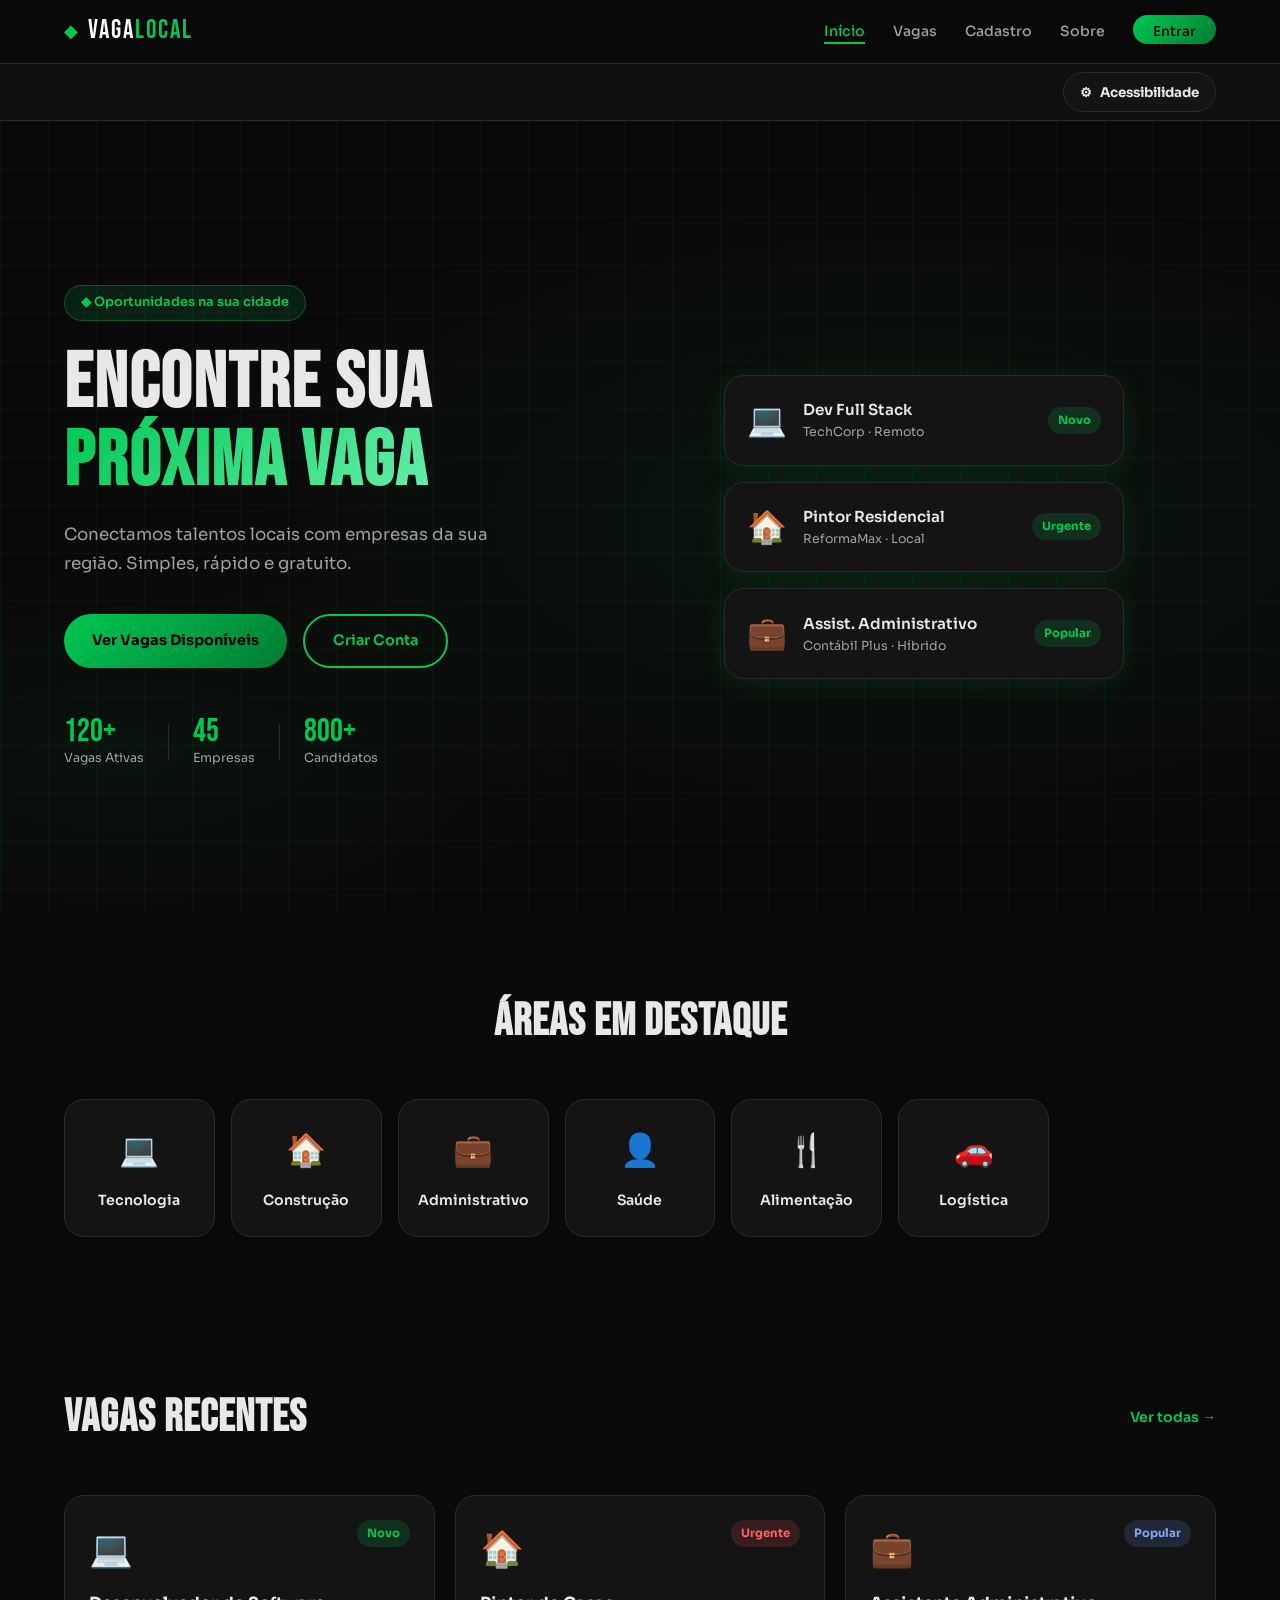
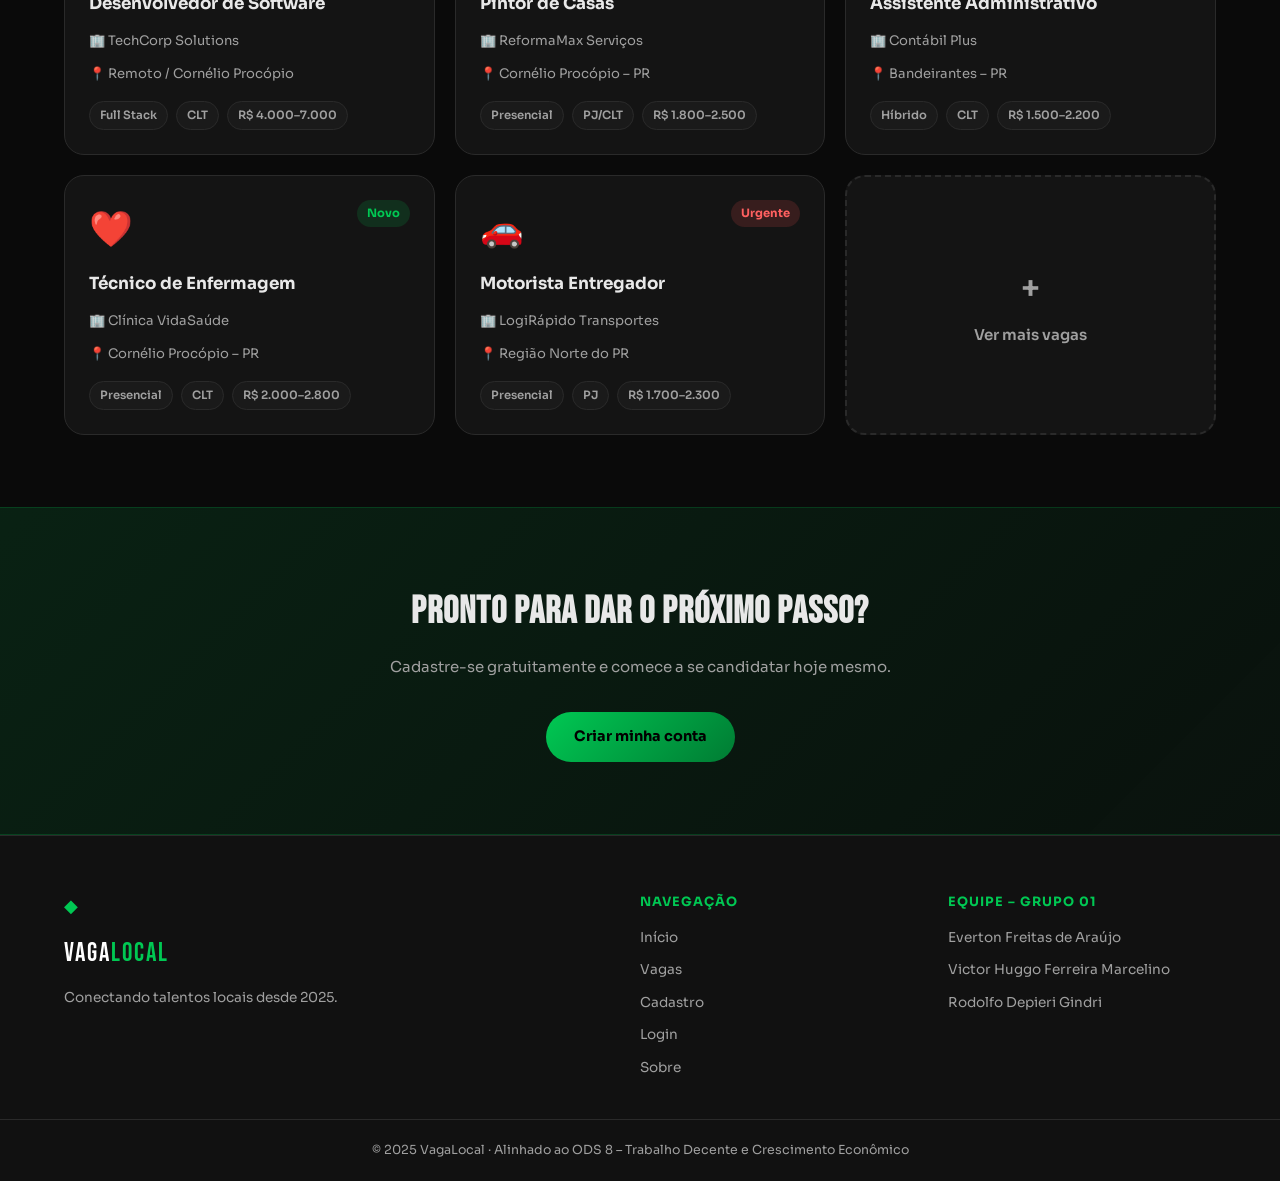
<file: index.html>
<!DOCTYPE html>
<html lang="pt-BR">
<head>
  <meta charset="UTF-8" />
  <meta name="viewport" content="width=device-width, initial-scale=1.0"/>
  <title>Vaga Local – Emprego na sua Região</title>
  <link rel="stylesheet" href="style.css"/>
  <script src="acessibilidade.js" defer></script>
  <link href="https://fonts.googleapis.com/css2?family=Bebas+Neue&family=Sora:wght@300;400;500;600;700&display=swap" rel="stylesheet"/>
</head>
<body>

<!-- ===================== NAVEGAÇÃO ===================== -->
<nav class="navbar">
  <div class="nav-brand">
    <span class="nav-icon">&#9670;</span>
    <span class="nav-title">VAGA<span class="green">LOCAL</span></span>
  </div>
  <ul class="nav-links">
    <li><a href="index.html" class="active">Início</a></li>
    <li><a href="vagas.html">Vagas</a></li>
    <li><a href="cadastro.html">Cadastro</a></li>
    <li><a href="sobre.html">Sobre</a></li>
    <li><a href="login.html" class="btn-nav">Entrar</a></li>
  </ul>
</nav>

<!-- ===================== HERO ===================== -->
<section class="hero">
  <div class="hero-bg-grid"></div>
  <div class="hero-content">
    <p class="hero-badge">&#9670; Oportunidades na sua cidade</p>
    <h1 class="hero-title">ENCONTRE SUA<br/><span class="green-grad">PRÓXIMA VAGA</span></h1>
    <p class="hero-sub">Conectamos talentos locais com empresas da sua região. Simples, rápido e gratuito.</p>
    <div class="hero-btns">
      <a href="vagas.html" class="btn-primary">Ver Vagas Disponíveis</a>
      <a href="cadastro.html" class="btn-outline">Criar Conta</a>
    </div>
    <div class="hero-stats">
      <div class="stat"><span class="stat-n">120+</span><span class="stat-l">Vagas Ativas</span></div>
      <div class="stat-div"></div>
      <div class="stat"><span class="stat-n">45</span><span class="stat-l">Empresas</span></div>
      <div class="stat-div"></div>
      <div class="stat"><span class="stat-n">800+</span><span class="stat-l">Candidatos</span></div>
    </div>
  </div>
  <div class="hero-visual">
    <div class="hero-card float">
      <div class="hc-icon">&#128187;</div>
      <div class="hc-info"><strong>Dev Full Stack</strong><span>TechCorp · Remoto</span></div>
      <span class="hc-tag">Novo</span>
    </div>
    <div class="hero-card float2">
      <div class="hc-icon">&#127968;</div>
      <div class="hc-info"><strong>Pintor Residencial</strong><span>ReformaMax · Local</span></div>
      <span class="hc-tag">Urgente</span>
    </div>
    <div class="hero-card float3">
      <div class="hc-icon">&#128188;</div>
      <div class="hc-info"><strong>Assist. Administrativo</strong><span>Contábil Plus · Híbrido</span></div>
      <span class="hc-tag">Popular</span>
    </div>
  </div>
</section>

<!-- ===================== CATEGORIAS ===================== -->
<section class="section categories">
  <h2 class="section-title">Áreas em Destaque</h2>
  <div class="cat-grid">
    <a href="vagas.html" class="cat-card">
      <span class="cat-icon">&#128187;</span>
      <span>Tecnologia</span>
    </a>
    <a href="vagas.html" class="cat-card">
      <span class="cat-icon">&#127968;</span>
      <span>Construção</span>
    </a>
    <a href="vagas.html" class="cat-card">
      <span class="cat-icon">&#128188;</span>
      <span>Administrativo</span>
    </a>
    <a href="vagas.html" class="cat-card">
      <span class="cat-icon">&#128100;</span>
      <span>Saúde</span>
    </a>
    <a href="vagas.html" class="cat-card">
      <span class="cat-icon">&#127860;</span>
      <span>Alimentação</span>
    </a>
    <a href="vagas.html" class="cat-card">
      <span class="cat-icon">&#128663;</span>
      <span>Logística</span>
    </a>
  </div>
</section>

<!-- ===================== VAGAS RECENTES ===================== -->
<section class="section">
  <div class="section-header">
    <h2 class="section-title">Vagas Recentes</h2>
    <a href="vagas.html" class="link-all">Ver todas &#8594;</a>
  </div>
  <div class="vagas-grid">

    <a href="vaga-detalhe.html?id=dev" class="vaga-card">
      <div class="vc-top">
        <div class="vc-icon">&#128187;</div>
        <span class="vc-badge new">Novo</span>
      </div>
      <h3>Desenvolvedor de Software</h3>
      <p class="vc-empresa">&#127970; TechCorp Solutions</p>
      <p class="vc-local">&#128205; Remoto / Cornélio Procópio</p>
      <div class="vc-tags">
        <span>Full Stack</span><span>CLT</span><span>R$ 4.000–7.000</span>
      </div>
    </a>

    <a href="vaga-detalhe.html?id=pintor" class="vaga-card">
      <div class="vc-top">
        <div class="vc-icon">&#127968;</div>
        <span class="vc-badge urgent">Urgente</span>
      </div>
      <h3>Pintor de Casas</h3>
      <p class="vc-empresa">&#127970; ReformaMax Serviços</p>
      <p class="vc-local">&#128205; Cornélio Procópio – PR</p>
      <div class="vc-tags">
        <span>Presencial</span><span>PJ/CLT</span><span>R$ 1.800–2.500</span>
      </div>
    </a>

    <a href="vaga-detalhe.html?id=admin" class="vaga-card">
      <div class="vc-top">
        <div class="vc-icon">&#128188;</div>
        <span class="vc-badge pop">Popular</span>
      </div>
      <h3>Assistente Administrativo</h3>
      <p class="vc-empresa">&#127970; Contábil Plus</p>
      <p class="vc-local">&#128205; Bandeirantes – PR</p>
      <div class="vc-tags">
        <span>Híbrido</span><span>CLT</span><span>R$ 1.500–2.200</span>
      </div>
    </a>

    <a href="vaga-detalhe.html?id=enfermeiro" class="vaga-card">
      <div class="vc-top">
        <div class="vc-icon">&#10084;&#65039;</div>
        <span class="vc-badge new">Novo</span>
      </div>
      <h3>Técnico de Enfermagem</h3>
      <p class="vc-empresa">&#127970; Clínica VidaSaúde</p>
      <p class="vc-local">&#128205; Cornélio Procópio – PR</p>
      <div class="vc-tags">
        <span>Presencial</span><span>CLT</span><span>R$ 2.000–2.800</span>
      </div>
    </a>

    <a href="vaga-detalhe.html?id=motorista" class="vaga-card">
      <div class="vc-top">
        <div class="vc-icon">&#128663;</div>
        <span class="vc-badge urgent">Urgente</span>
      </div>
      <h3>Motorista Entregador</h3>
      <p class="vc-empresa">&#127970; LogiRápido Transportes</p>
      <p class="vc-local">&#128205; Região Norte do PR</p>
      <div class="vc-tags">
        <span>Presencial</span><span>PJ</span><span>R$ 1.700–2.300</span>
      </div>
    </a>

    <a href="vagas.html" class="vaga-card vaga-card-more">
      <span class="more-icon">&#43;</span>
      <span>Ver mais vagas</span>
    </a>

  </div>
</section>

<!-- ===================== CTA ===================== -->
<section class="cta-section">
  <div class="cta-inner">
    <h2>Pronto para dar o próximo passo?</h2>
    <p>Cadastre-se gratuitamente e comece a se candidatar hoje mesmo.</p>
    <a href="cadastro.html" class="btn-primary">Criar minha conta</a>
  </div>
</section>

<!-- ===================== RODAPÉ ===================== -->
<footer class="footer">
  <div class="footer-inner">
    <div class="footer-brand">
      <span class="nav-icon">&#9670;</span>
      <span class="nav-title">VAGA<span class="green">LOCAL</span></span>
      <p>Conectando talentos locais desde 2025.</p>
    </div>
    <div class="footer-links">
      <h4>Navegação</h4>
      <a href="index.html">Início</a>
      <a href="vagas.html">Vagas</a>
      <a href="cadastro.html">Cadastro</a>
      <a href="login.html">Login</a>
      <a href="sobre.html">Sobre</a>
    </div>
    <div class="footer-team">
      <h4>Equipe – Grupo 01</h4>
      <p>Everton Freitas de Araújo</p>
      <p>Victor Huggo Ferreira Marcelino</p>
      <p>Rodolfo Depieri Gindri</p>
    </div>
  </div>
  <div class="footer-bottom">
    <p>&copy; 2025 VagaLocal · Alinhado ao ODS 8 – Trabalho Decente e Crescimento Econômico</p>
  </div>
</footer>

</body>
</html>
</file>
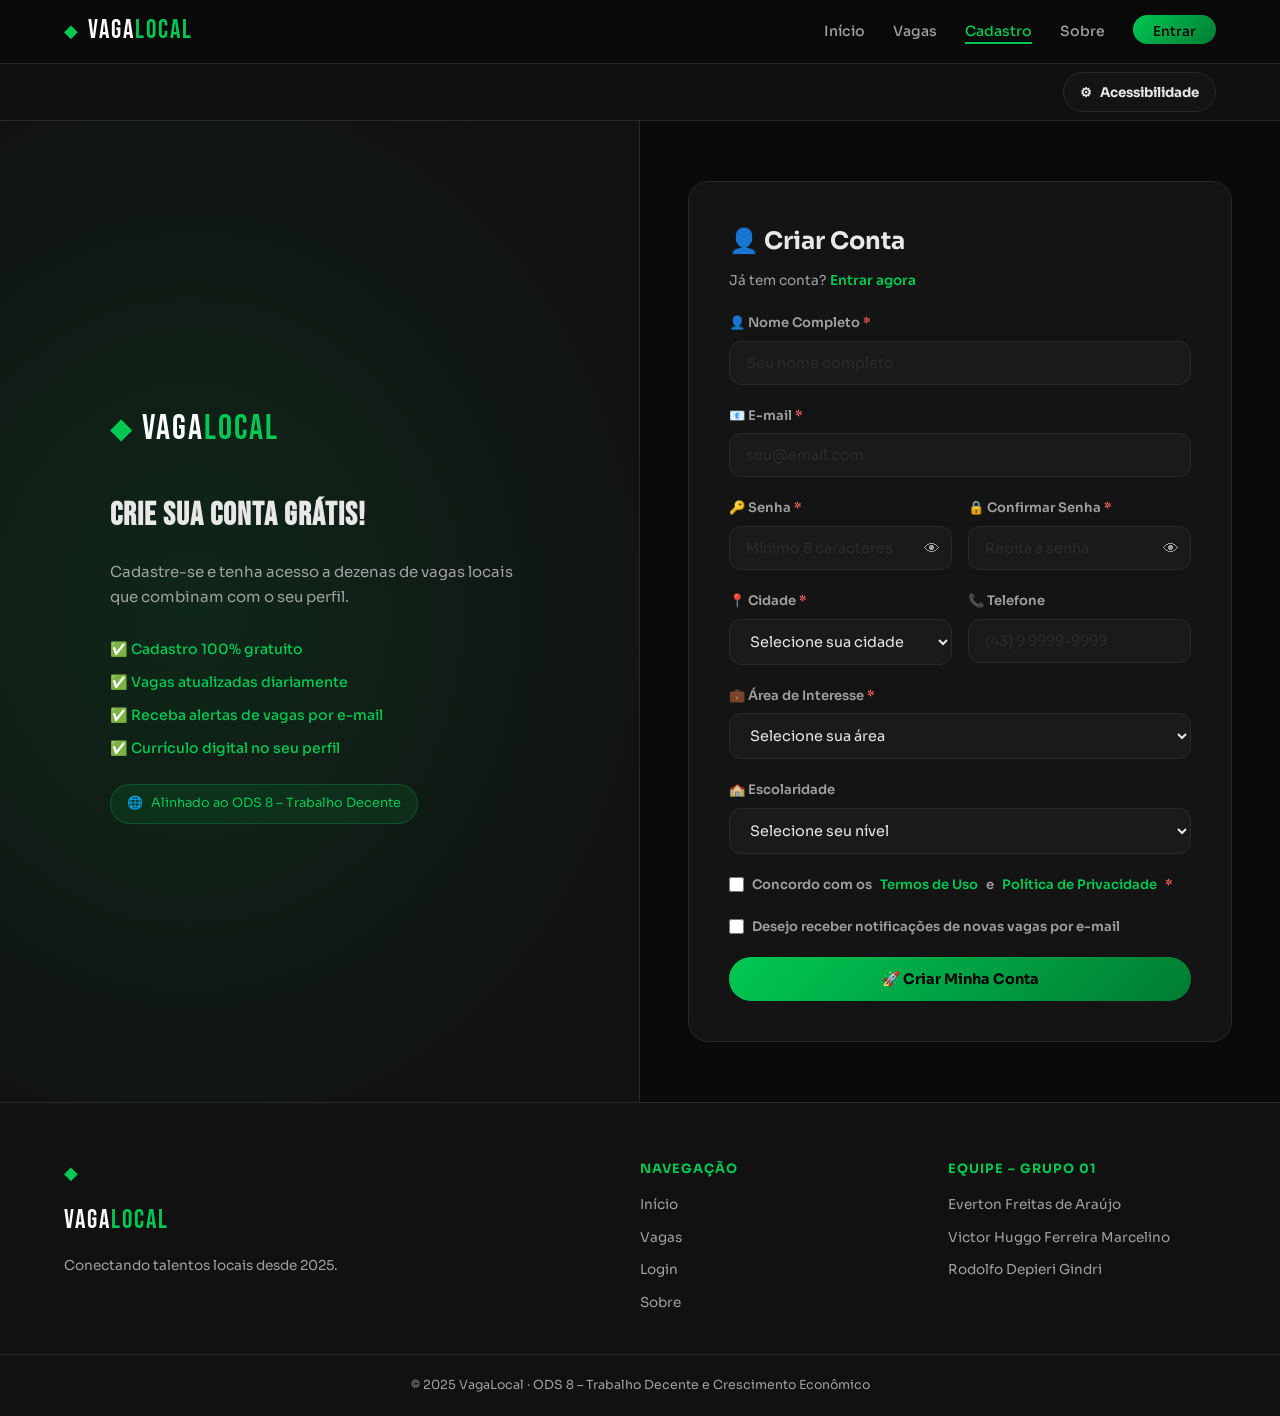
<file: cadastro.html>
<!DOCTYPE html>
<html lang="pt-BR">
<head>
  <meta charset="UTF-8"/>
  <meta name="viewport" content="width=device-width, initial-scale=1.0"/>
  <title>Cadastro – Vaga Local</title>
  <link rel="stylesheet" href="style.css"/>
  <script src="acessibilidade.js" defer></script>
  <link href="https://fonts.googleapis.com/css2?family=Bebas+Neue&family=Sora:wght@300;400;500;600;700&display=swap" rel="stylesheet"/>
</head>
<body class="auth-page">

<nav class="navbar">
  <div class="nav-brand">
    <span class="nav-icon">&#9670;</span>
    <span class="nav-title">VAGA<span class="green">LOCAL</span></span>
  </div>
  <ul class="nav-links">
    <li><a href="index.html">Início</a></li>
    <li><a href="vagas.html">Vagas</a></li>
    <li><a href="cadastro.html" class="active">Cadastro</a></li>
    <li><a href="sobre.html">Sobre</a></li>
    <li><a href="login.html" class="btn-nav">Entrar</a></li>
  </ul>
</nav>

<div class="auth-container">
  <div class="auth-left">
    <div class="auth-left-content">
      <div class="auth-logo">
        <span class="nav-icon big-icon">&#9670;</span>
        <span class="nav-title big-title">VAGA<span class="green">LOCAL</span></span>
      </div>
      <h2>Crie sua conta grátis!</h2>
      <p>Cadastre-se e tenha acesso a dezenas de vagas locais que combinam com o seu perfil.</p>
      <div class="auth-features">
        <div class="af-item">&#9989; Cadastro 100% gratuito</div>
        <div class="af-item">&#9989; Vagas atualizadas diariamente</div>
        <div class="af-item">&#9989; Receba alertas de vagas por e-mail</div>
        <div class="af-item">&#9989; Currículo digital no seu perfil</div>
      </div>
      <div class="auth-ods">
        <span>&#127760;</span>
        <span>Alinhado ao ODS 8 – Trabalho Decente</span>
      </div>
    </div>
  </div>

  <div class="auth-right">
    <div class="auth-card auth-card-wide">
      <h1 class="auth-title">&#128100; Criar Conta</h1>
      <p class="auth-sub">Já tem conta? <a href="login.html">Entrar agora</a></p>

      <!-- Campo 1 -->
      <div class="form-group">
        <label for="nome">&#128100; Nome Completo <span class="req">*</span></label>
        <input type="text" id="nome" placeholder="Seu nome completo" class="form-input"/>
      </div>

      <!-- Campo 2 -->
      <div class="form-group">
        <label for="email">&#128231; E-mail <span class="req">*</span></label>
        <input type="email" id="email" placeholder="seu@email.com" class="form-input"/>
      </div>

      <!-- Campo 3 -->
      <div class="form-row">
        <div class="form-group">
          <label for="senha">&#128273; Senha <span class="req">*</span></label>
          <div class="input-wrap">
            <input type="password" id="senha" placeholder="Mínimo 8 caracteres" class="form-input"/>
            <button class="eye-btn" onclick="toggleSenha('senha')" title="Ver senha">&#128065;</button>
          </div>
        </div>
        <div class="form-group">
          <label for="confirma">&#128274; Confirmar Senha <span class="req">*</span></label>
          <div class="input-wrap">
            <input type="password" id="confirma" placeholder="Repita a senha" class="form-input"/>
            <button class="eye-btn" onclick="toggleSenha('confirma')" title="Ver senha">&#128065;</button>
          </div>
        </div>
      </div>

      <!-- Campo 4 -->
      <div class="form-row">
        <div class="form-group">
          <label for="cidade">&#128205; Cidade <span class="req">*</span></label>
          <select id="cidade" class="form-input">
            <option value="">Selecione sua cidade</option>
            <option>Cornélio Procópio</option>
            <option>Bandeirantes</option>
            <option>Uraí</option>
            <option>Leópolis</option>
            <option>Abatiá</option>
            <option>Sertaneja</option>
            <option>Ribeirão do Pinhal</option>
            <option>Outra cidade</option>
          </select>
        </div>
        <div class="form-group">
          <label for="telefone">&#128222; Telefone</label>
          <input type="tel" id="telefone" placeholder="(43) 9 9999-9999" class="form-input"/>
        </div>
      </div>

      <!-- Campo 5 -->
      <div class="form-group">
        <label for="area">&#128188; Área de Interesse <span class="req">*</span></label>
        <select id="area" class="form-input">
          <option value="">Selecione sua área</option>
          <option>Tecnologia / Desenvolvimento</option>
          <option>Construção Civil / Reformas</option>
          <option>Administrativo / Financeiro</option>
          <option>Saúde / Enfermagem</option>
          <option>Alimentação / Gastronomia</option>
          <option>Logística / Transporte</option>
          <option>Educação / Ensino</option>
          <option>Comércio / Varejo</option>
          <option>Elétrica / Hidráulica</option>
          <option>Outra área</option>
        </select>
      </div>

      <!-- Campo 6 - extra -->
      <div class="form-group">
        <label for="escolaridade">&#127979; Escolaridade</label>
        <select id="escolaridade" class="form-input">
          <option value="">Selecione seu nível</option>
          <option>Fundamental Incompleto</option>
          <option>Fundamental Completo</option>
          <option>Médio Incompleto</option>
          <option>Médio Completo</option>
          <option>Superior em Andamento</option>
          <option>Superior Completo</option>
          <option>Pós-Graduação</option>
        </select>
      </div>

      <div class="form-group">
        <label class="checkbox-label">
          <input type="checkbox" id="termos"/> Concordo com os <a href="#">Termos de Uso</a> e <a href="#">Política de Privacidade</a> <span class="req">*</span>
        </label>
      </div>

      <div class="form-group">
        <label class="checkbox-label">
          <input type="checkbox" id="notif"/> Desejo receber notificações de novas vagas por e-mail
        </label>
      </div>

      <button class="btn-primary btn-full" onclick="cadastrar()">
        &#128640; Criar Minha Conta
      </button>

      <div class="login-msg" id="cad-msg" style="display:none;"></div>
    </div>
  </div>
</div>

<footer class="footer">
  <div class="footer-inner">
    <div class="footer-brand">
      <span class="nav-icon">&#9670;</span>
      <span class="nav-title">VAGA<span class="green">LOCAL</span></span>
      <p>Conectando talentos locais desde 2025.</p>
    </div>
    <div class="footer-links">
      <h4>Navegação</h4>
      <a href="index.html">Início</a>
      <a href="vagas.html">Vagas</a>
      <a href="login.html">Login</a>
      <a href="sobre.html">Sobre</a>
    </div>
    <div class="footer-team">
      <h4>Equipe – Grupo 01</h4>
      <p>Everton Freitas de Araújo</p>
      <p>Victor Huggo Ferreira Marcelino</p>
      <p>Rodolfo Depieri Gindri</p>
    </div>
  </div>
  <div class="footer-bottom">
    <p>&copy; 2025 VagaLocal · ODS 8 – Trabalho Decente e Crescimento Econômico</p>
  </div>
</footer>

<script>
function toggleSenha(id) {
  const s = document.getElementById(id);
  s.type = s.type === "password" ? "text" : "password";
}
function cadastrar() {
  const nome = document.getElementById("nome").value.trim();
  const email = document.getElementById("email").value.trim();
  const senha = document.getElementById("senha").value.trim();
  const confirma = document.getElementById("confirma").value.trim();
  const cidade = document.getElementById("cidade").value;
  const area = document.getElementById("area").value;
  const termos = document.getElementById("termos").checked;
  const msg = document.getElementById("cad-msg");
  msg.style.display = "block";

  if (!nome || !email || !senha || !cidade || !area) {
    msg.className = "login-msg msg-error";
    msg.textContent = "⚠️ Preencha todos os campos obrigatórios (*)";
    return;
  }
  if (senha !== confirma) {
    msg.className = "login-msg msg-error";
    msg.textContent = "⚠️ As senhas não coincidem. Verifique e tente novamente.";
    return;
  }
  if (senha.length < 8) {
    msg.className = "login-msg msg-error";
    msg.textContent = "⚠️ A senha deve ter pelo menos 8 caracteres.";
    return;
  }
  if (!termos) {
    msg.className = "login-msg msg-error";
    msg.textContent = "⚠️ Você deve aceitar os Termos de Uso para continuar.";
    return;
  }
  msg.className = "login-msg msg-success";
  msg.innerHTML = "&#10003; Cadastro realizado com sucesso! Redirecionando para o login...";
  setTimeout(() => window.location.href = "login.html", 2500);
}
</script>

</body>
</html>
</file>
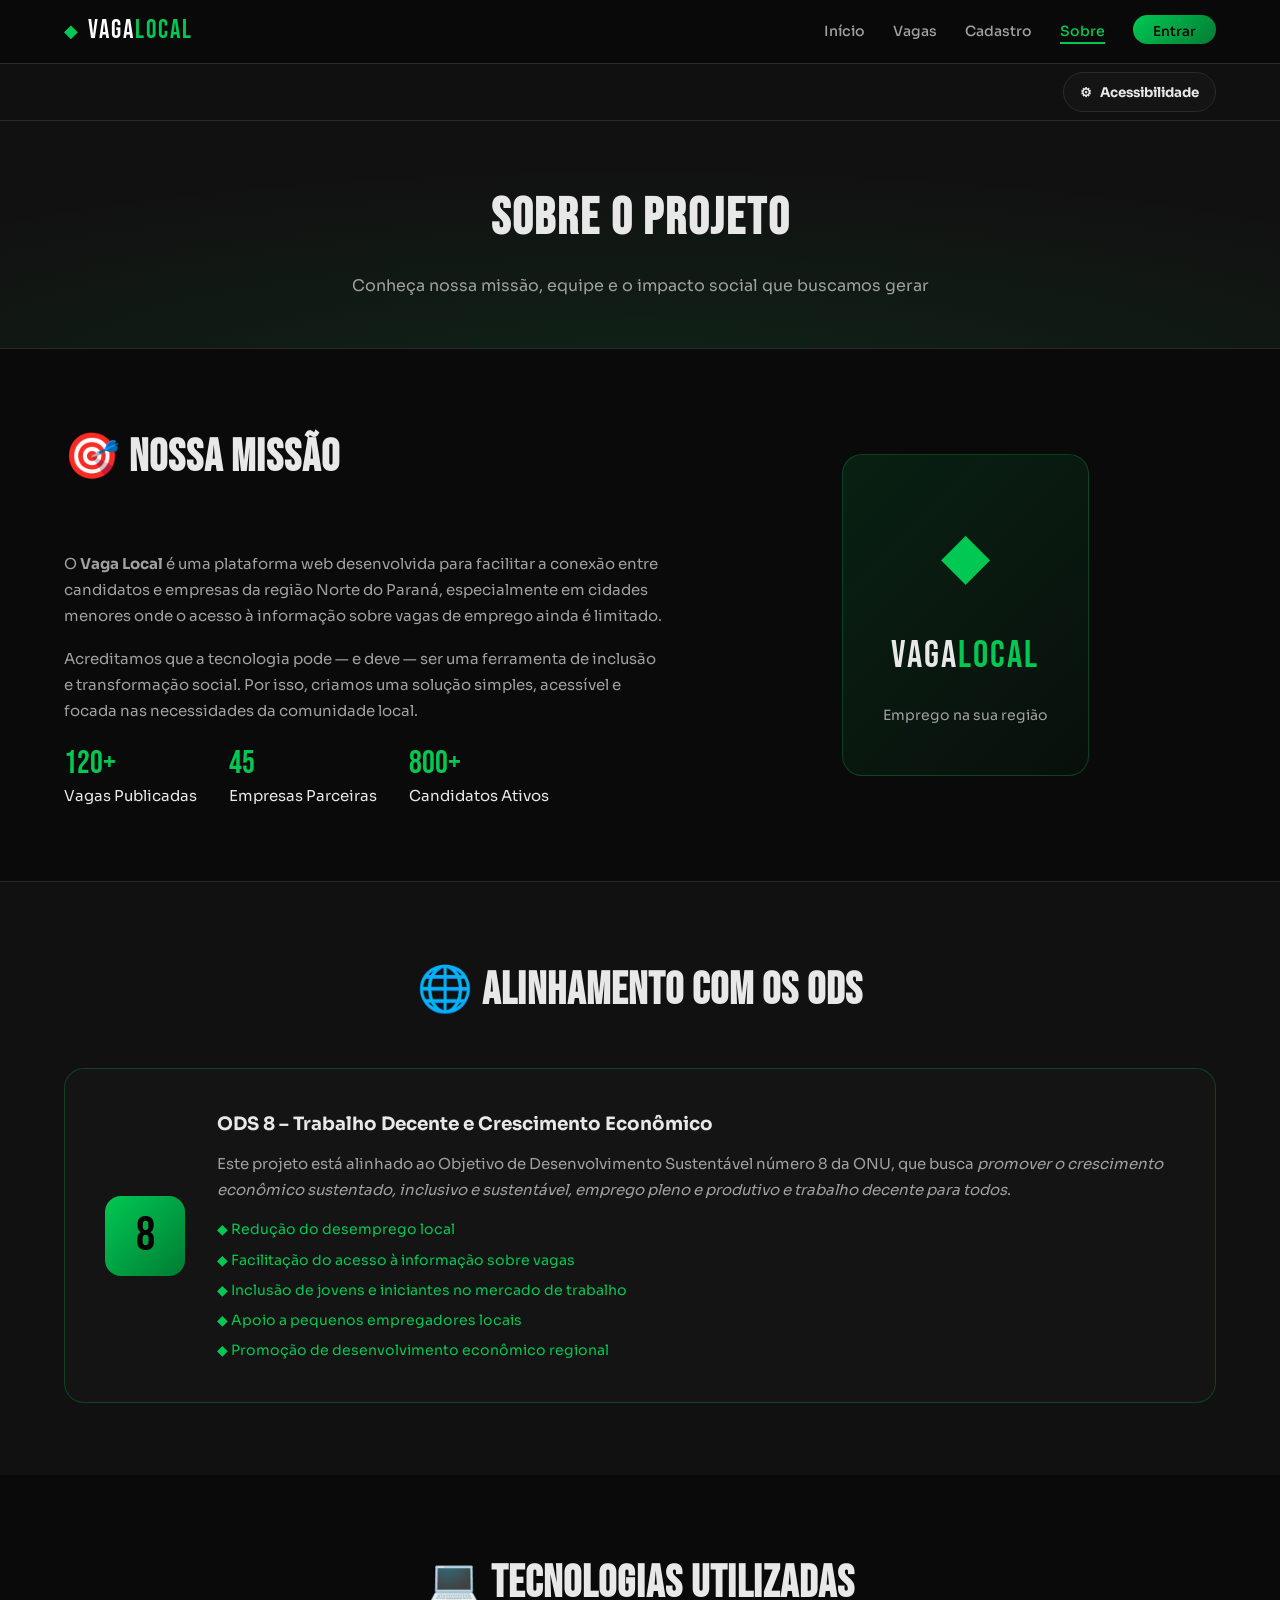
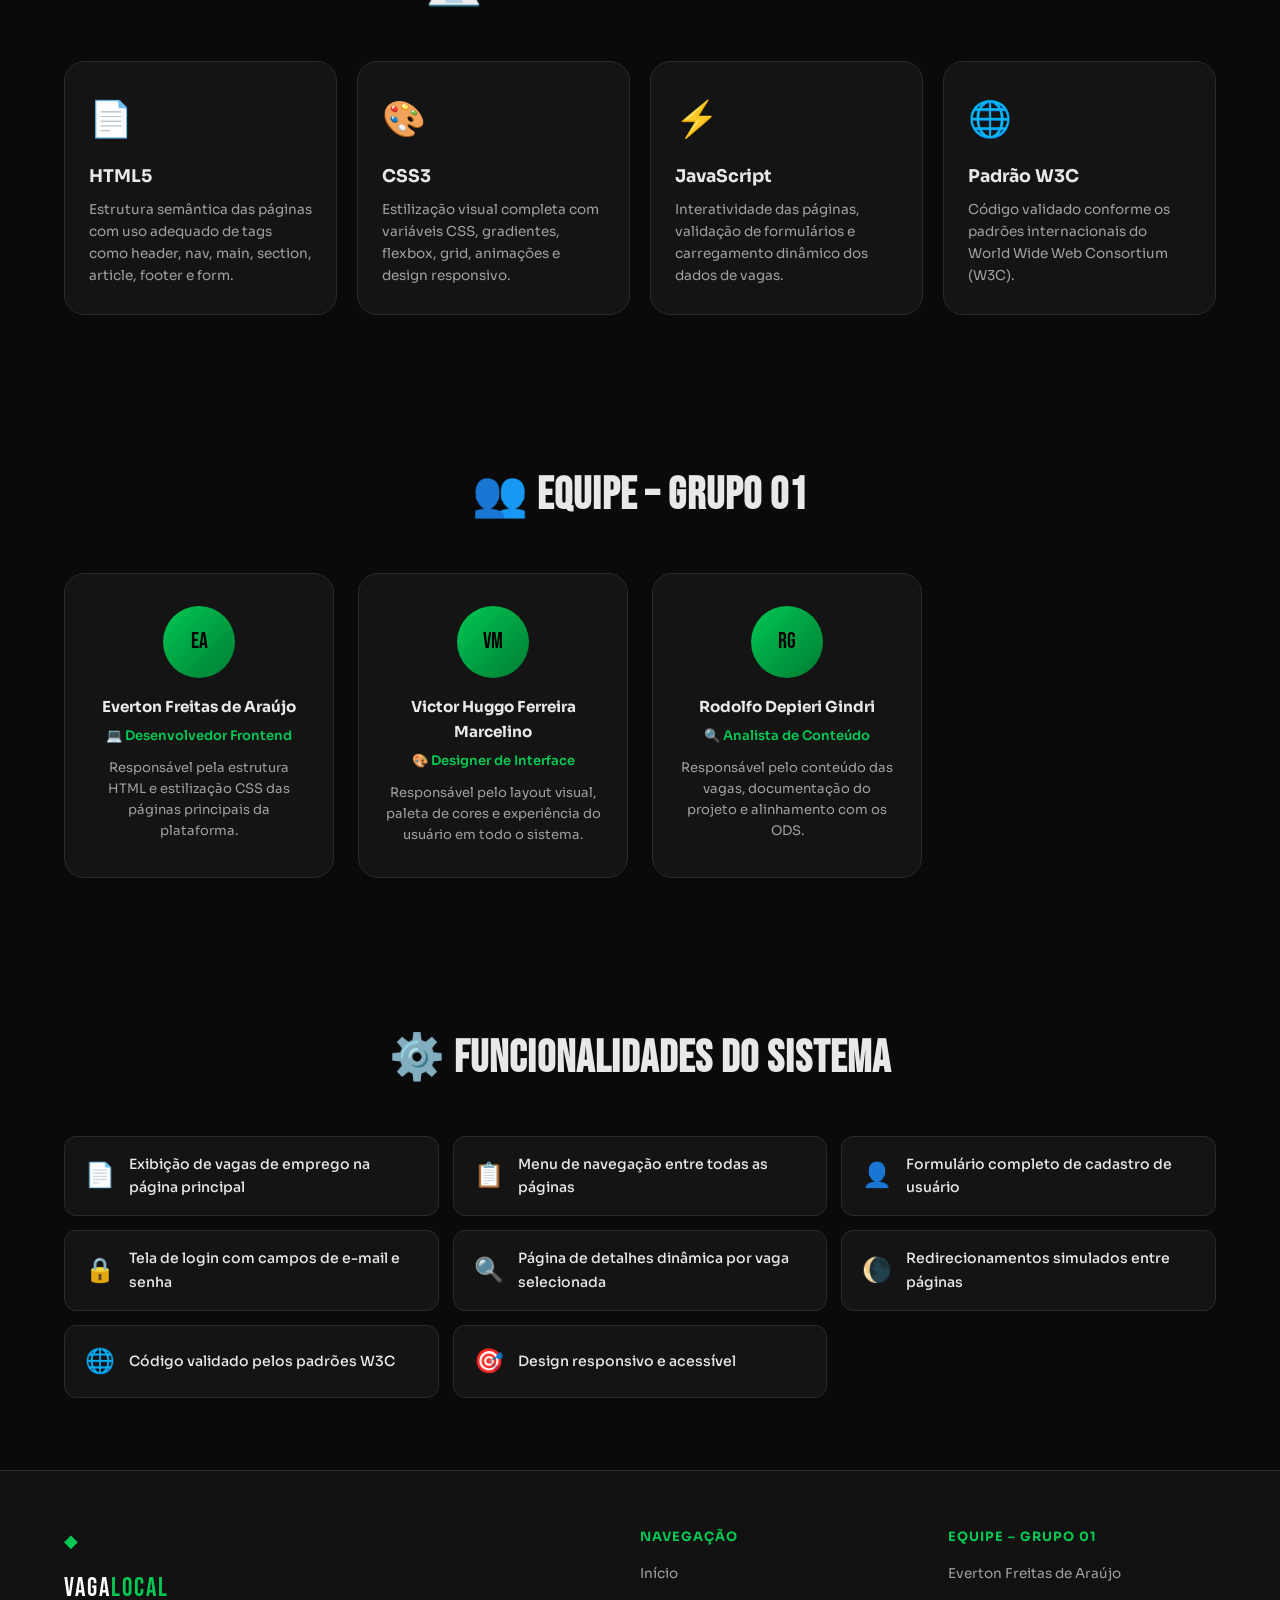
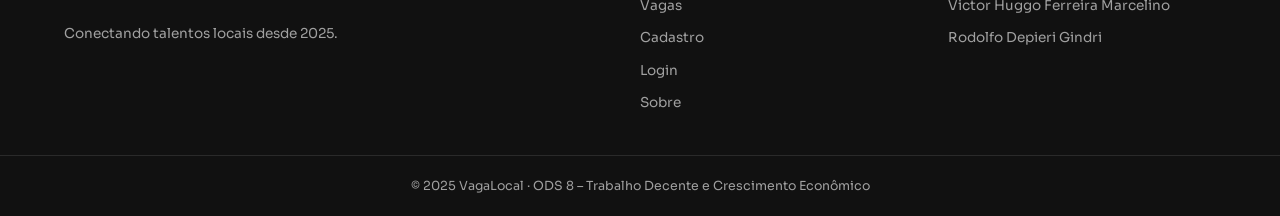
<file: sobre.html>
<!DOCTYPE html>
<html lang="pt-BR">
<head>
  <meta charset="UTF-8"/>
  <meta name="viewport" content="width=device-width, initial-scale=1.0"/>
  <title>Sobre – Vaga Local</title>
  <link rel="stylesheet" href="style.css"/>
  <script src="acessibilidade.js" defer></script>
  <link href="https://fonts.googleapis.com/css2?family=Bebas+Neue&family=Sora:wght@300;400;500;600;700&display=swap" rel="stylesheet"/>
</head>
<body>

<nav class="navbar">
  <div class="nav-brand">
    <span class="nav-icon">&#9670;</span>
    <span class="nav-title">VAGA<span class="green">LOCAL</span></span>
  </div>
  <ul class="nav-links">
    <li><a href="index.html">Início</a></li>
    <li><a href="vagas.html">Vagas</a></li>
    <li><a href="cadastro.html">Cadastro</a></li>
    <li><a href="sobre.html" class="active">Sobre</a></li>
    <li><a href="login.html" class="btn-nav">Entrar</a></li>
  </ul>
</nav>

<div class="page-header">
  <h1>Sobre o Projeto</h1>
  <p>Conheça nossa missão, equipe e o impacto social que buscamos gerar</p>
</div>

<!-- Missão -->
<section class="section">
  <div class="sobre-missao">
    <div class="sm-text">
      <h2 class="section-title" style="text-align:left;">&#127919; Nossa Missão</h2>
      <p>O <strong>Vaga Local</strong> é uma plataforma web desenvolvida para facilitar a conexão entre candidatos e empresas da região Norte do Paraná, especialmente em cidades menores onde o acesso à informação sobre vagas de emprego ainda é limitado.</p>
      <p>Acreditamos que a tecnologia pode — e deve — ser uma ferramenta de inclusão e transformação social. Por isso, criamos uma solução simples, acessível e focada nas necessidades da comunidade local.</p>
      <div class="sm-stats">
        <div class="sm-stat"><span class="stat-n green">120+</span><span>Vagas Publicadas</span></div>
        <div class="sm-stat"><span class="stat-n green">45</span><span>Empresas Parceiras</span></div>
        <div class="sm-stat"><span class="stat-n green">800+</span><span>Candidatos Ativos</span></div>
      </div>
    </div>
    <div class="sm-visual">
      <div class="sm-card">
        <span class="sm-big-icon">&#9670;</span>
        <span class="sm-brand">VAGA<span class="green">LOCAL</span></span>
        <span class="sm-slogan">Emprego na sua região</span>
      </div>
    </div>
  </div>
</section>

<!-- ODS -->
<section class="section ods-section">
  <h2 class="section-title">&#127760; Alinhamento com os ODS</h2>
  <div class="ods-card">
    <div class="ods-icon">8</div>
    <div class="ods-text">
      <h3>ODS 8 – Trabalho Decente e Crescimento Econômico</h3>
      <p>Este projeto está alinhado ao Objetivo de Desenvolvimento Sustentável número 8 da ONU, que busca <em>promover o crescimento econômico sustentado, inclusivo e sustentável, emprego pleno e produtivo e trabalho decente para todos</em>.</p>
      <ul class="ods-list">
        <li>&#9670; Redução do desemprego local</li>
        <li>&#9670; Facilitação do acesso à informação sobre vagas</li>
        <li>&#9670; Inclusão de jovens e iniciantes no mercado de trabalho</li>
        <li>&#9670; Apoio a pequenos empregadores locais</li>
        <li>&#9670; Promoção de desenvolvimento econômico regional</li>
      </ul>
    </div>
  </div>
</section>

<!-- Tecnologias -->
<section class="section">
  <h2 class="section-title">&#128187; Tecnologias Utilizadas</h2>
  <div class="tec-grid">
    <div class="tec-card">
      <span class="tec-icon">&#128196;</span>
      <h3>HTML5</h3>
      <p>Estrutura semântica das páginas com uso adequado de tags como header, nav, main, section, article, footer e form.</p>
    </div>
    <div class="tec-card">
      <span class="tec-icon">&#127912;</span>
      <h3>CSS3</h3>
      <p>Estilização visual completa com variáveis CSS, gradientes, flexbox, grid, animações e design responsivo.</p>
    </div>
    <div class="tec-card">
      <span class="tec-icon">&#9889;</span>
      <h3>JavaScript</h3>
      <p>Interatividade das páginas, validação de formulários e carregamento dinâmico dos dados de vagas.</p>
    </div>
    <div class="tec-card">
      <span class="tec-icon">&#127760;</span>
      <h3>Padrão W3C</h3>
      <p>Código validado conforme os padrões internacionais do World Wide Web Consortium (W3C).</p>
    </div>
  </div>
</section>

<!-- Equipe -->
<section class="section">
  <h2 class="section-title">&#128101; Equipe – Grupo 01</h2>
  <div class="equipe-grid">
    <div class="equipe-card">
      <div class="eq-avatar">EA</div>
      <h3>Everton Freitas de Araújo</h3>
      <p class="eq-role">&#128187; Desenvolvedor Frontend</p>
      <p class="eq-desc">Responsável pela estrutura HTML e estilização CSS das páginas principais da plataforma.</p>
    </div>
    <div class="equipe-card">
      <div class="eq-avatar">VM</div>
      <h3>Victor Huggo Ferreira Marcelino</h3>
      <p class="eq-role">&#127912; Designer de Interface</p>
      <p class="eq-desc">Responsável pelo layout visual, paleta de cores e experiência do usuário em todo o sistema.</p>
    </div>
    <div class="equipe-card">
      <div class="eq-avatar">RG</div>
      <h3>Rodolfo Depieri Gindri</h3>
      <p class="eq-role">&#128269; Analista de Conteúdo</p>
      <p class="eq-desc">Responsável pelo conteúdo das vagas, documentação do projeto e alinhamento com os ODS.</p>
    </div>
  </div>
</section>

<!-- Funcionalidades -->
<section class="section">
  <h2 class="section-title">&#9881;&#65039; Funcionalidades do Sistema</h2>
  <div class="func-grid">
    <div class="func-item"><span>&#128196;</span><span>Exibição de vagas de emprego na página principal</span></div>
    <div class="func-item"><span>&#128203;</span><span>Menu de navegação entre todas as páginas</span></div>
    <div class="func-item"><span>&#128100;</span><span>Formulário completo de cadastro de usuário</span></div>
    <div class="func-item"><span>&#128274;</span><span>Tela de login com campos de e-mail e senha</span></div>
    <div class="func-item"><span>&#128269;</span><span>Página de detalhes dinâmica por vaga selecionada</span></div>
    <div class="func-item"><span>&#127768;</span><span>Redirecionamentos simulados entre páginas</span></div>
    <div class="func-item"><span>&#127760;</span><span>Código validado pelos padrões W3C</span></div>
    <div class="func-item"><span>&#127919;</span><span>Design responsivo e acessível</span></div>
  </div>
</section>

<footer class="footer">
  <div class="footer-inner">
    <div class="footer-brand">
      <span class="nav-icon">&#9670;</span>
      <span class="nav-title">VAGA<span class="green">LOCAL</span></span>
      <p>Conectando talentos locais desde 2025.</p>
    </div>
    <div class="footer-links">
      <h4>Navegação</h4>
      <a href="index.html">Início</a>
      <a href="vagas.html">Vagas</a>
      <a href="cadastro.html">Cadastro</a>
      <a href="login.html">Login</a>
      <a href="sobre.html">Sobre</a>
    </div>
    <div class="footer-team">
      <h4>Equipe – Grupo 01</h4>
      <p>Everton Freitas de Araújo</p>
      <p>Victor Huggo Ferreira Marcelino</p>
      <p>Rodolfo Depieri Gindri</p>
    </div>
  </div>
  <div class="footer-bottom">
    <p>&copy; 2025 VagaLocal · ODS 8 – Trabalho Decente e Crescimento Econômico</p>
  </div>
</footer>

</body>
</html>
</file>
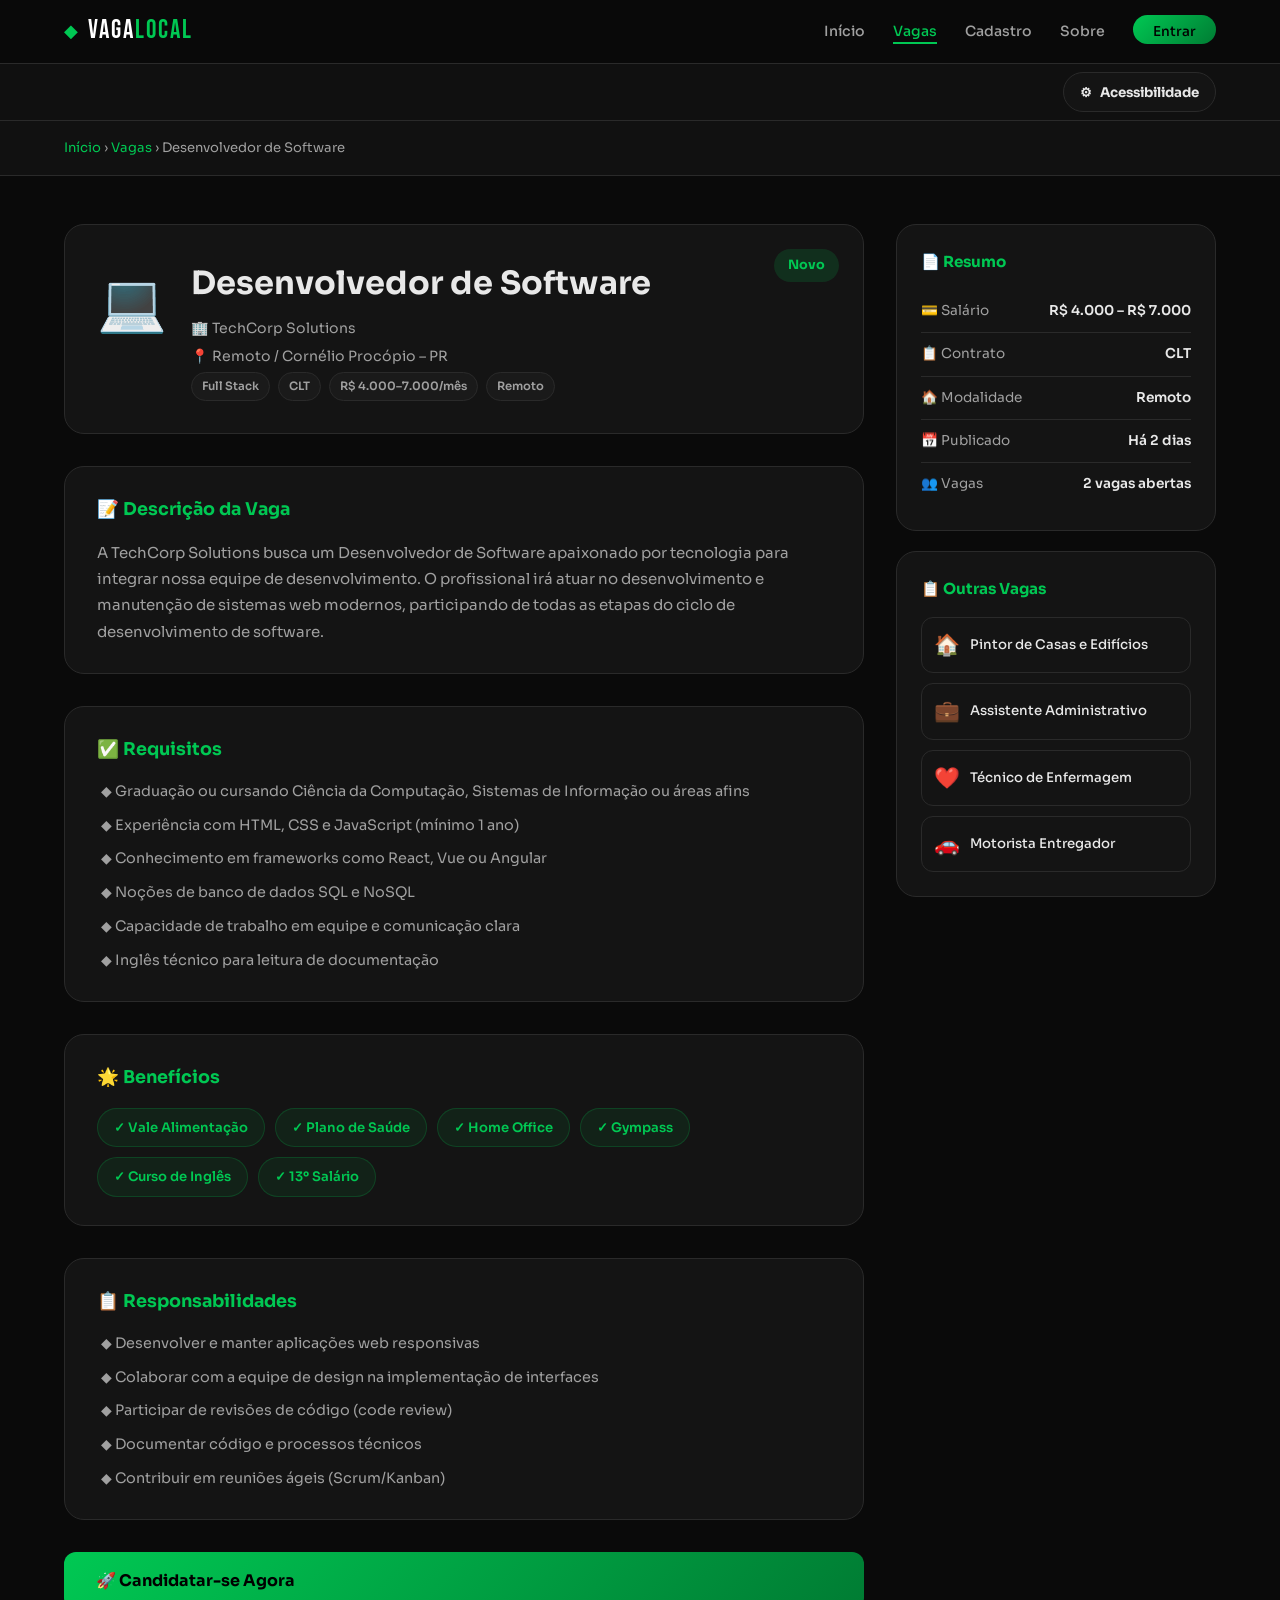
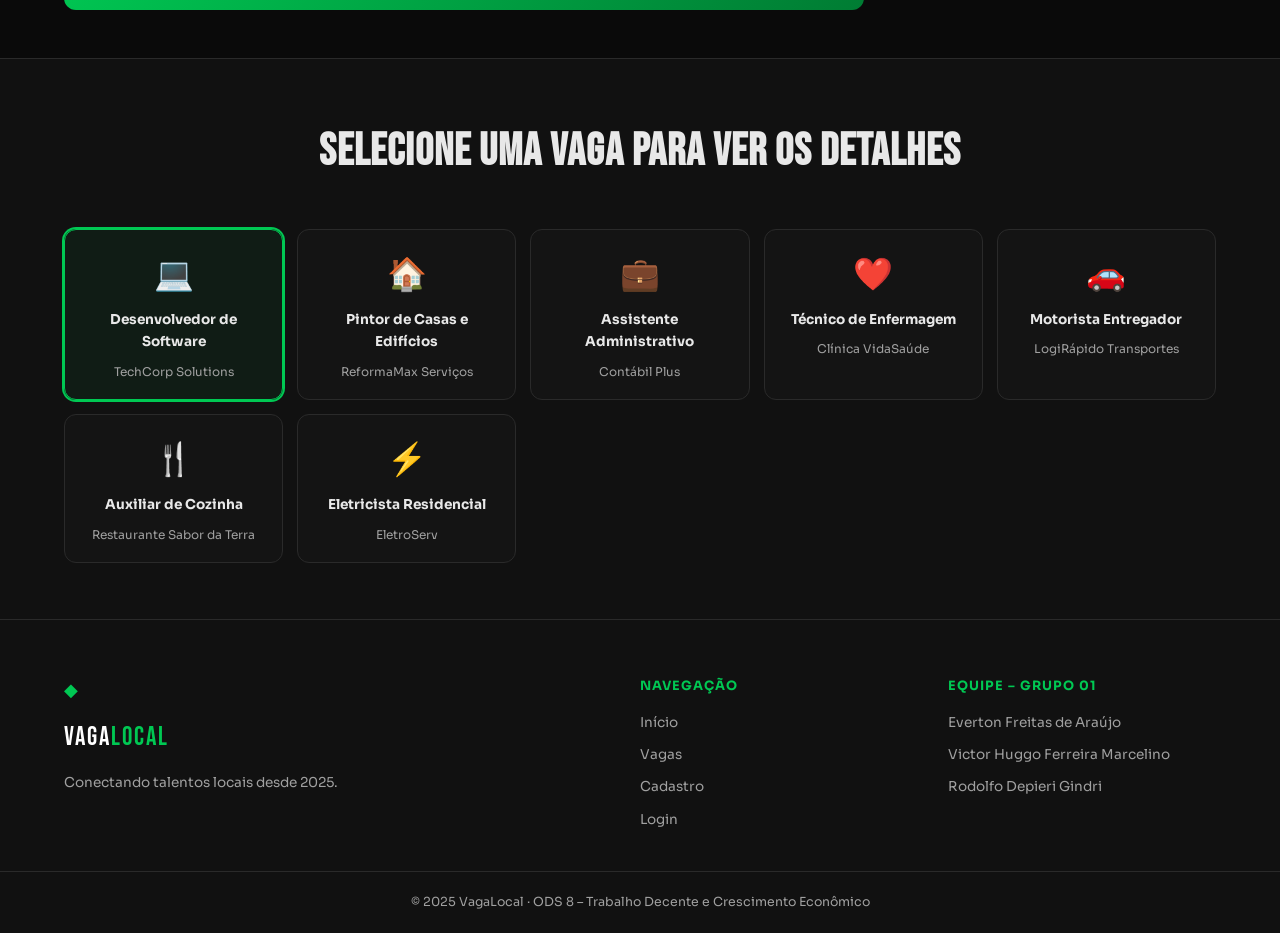
<file: vaga-detalhe.html>
<!DOCTYPE html>
<html lang="pt-BR">
<head>
  <meta charset="UTF-8"/>
  <meta name="viewport" content="width=device-width, initial-scale=1.0"/>
  <title>Detalhes da Vaga – Vaga Local</title>
  <link rel="stylesheet" href="style.css"/>
  <script src="acessibilidade.js" defer></script>
  <link href="https://fonts.googleapis.com/css2?family=Bebas+Neue&family=Sora:wght@300;400;500;600;700&display=swap" rel="stylesheet"/>
</head>
<body>

<nav class="navbar">
  <div class="nav-brand">
    <span class="nav-icon">&#9670;</span>
    <span class="nav-title">VAGA<span class="green">LOCAL</span></span>
  </div>
  <ul class="nav-links">
    <li><a href="index.html">Início</a></li>
    <li><a href="vagas.html" class="active">Vagas</a></li>
    <li><a href="cadastro.html">Cadastro</a></li>
    <li><a href="sobre.html">Sobre</a></li>
    <li><a href="login.html" class="btn-nav">Entrar</a></li>
  </ul>
</nav>

<!-- Breadcrumb -->
<div class="breadcrumb">
  <a href="index.html">Início</a> &#8250; <a href="vagas.html">Vagas</a> &#8250; <span id="bc-title">Carregando...</span>
</div>

<!-- Conteúdo dinâmico -->
<div class="detalhe-layout">

  <!-- PAINEL ESQUERDO: Info principal -->
  <main class="detalhe-main">
    <div class="detalhe-hero">
      <div class="dh-icon" id="d-icon">&#128187;</div>
      <div class="dh-info">
        <h1 id="d-titulo">Carregando...</h1>
        <p class="d-empresa" id="d-empresa"></p>
        <p class="d-local" id="d-local"></p>
        <div class="vc-tags" id="d-tags"></div>
      </div>
      <span class="vc-badge" id="d-badge"></span>
    </div>

    <div class="detalhe-section">
      <h2>&#128221; Descrição da Vaga</h2>
      <p id="d-descricao"></p>
    </div>

    <div class="detalhe-section">
      <h2>&#9989; Requisitos</h2>
      <ul id="d-requisitos" class="req-list"></ul>
    </div>

    <div class="detalhe-section">
      <h2>&#127775; Benefícios</h2>
      <div id="d-beneficios" class="ben-grid"></div>
    </div>

    <div class="detalhe-section">
      <h2>&#128203; Responsabilidades</h2>
      <ul id="d-responsabilidades" class="req-list"></ul>
    </div>

    <a href="cadastro.html" class="btn-primary btn-candidatar">
      &#128640; Candidatar-se Agora
    </a>
  </main>

  <!-- PAINEL DIREITO: Resumo e outras vagas -->
  <aside class="detalhe-aside">
    <div class="aside-card">
      <h3>&#128196; Resumo</h3>
      <div class="resumo-item"><span>&#128179; Salário</span><strong id="d-salario"></strong></div>
      <div class="resumo-item"><span>&#128203; Contrato</span><strong id="d-contrato"></strong></div>
      <div class="resumo-item"><span>&#127968; Modalidade</span><strong id="d-modalidade"></strong></div>
      <div class="resumo-item"><span>&#128197; Publicado</span><strong id="d-publicado"></strong></div>
      <div class="resumo-item"><span>&#128101; Vagas</span><strong id="d-vagas"></strong></div>
    </div>

    <div class="aside-card">
      <h3>&#128203; Outras Vagas</h3>
      <div class="outras-vagas" id="outras-vagas"></div>
    </div>
  </aside>
</div>

<!-- Selecionar outra vaga -->
<section class="section trocar-vaga-section">
  <h2 class="section-title">Selecione uma Vaga para Ver os Detalhes</h2>
  <div class="trocar-grid" id="trocar-grid"></div>
</section>

<footer class="footer">
  <div class="footer-inner">
    <div class="footer-brand">
      <span class="nav-icon">&#9670;</span>
      <span class="nav-title">VAGA<span class="green">LOCAL</span></span>
      <p>Conectando talentos locais desde 2025.</p>
    </div>
    <div class="footer-links">
      <h4>Navegação</h4>
      <a href="index.html">Início</a>
      <a href="vagas.html">Vagas</a>
      <a href="cadastro.html">Cadastro</a>
      <a href="login.html">Login</a>
    </div>
    <div class="footer-team">
      <h4>Equipe – Grupo 01</h4>
      <p>Everton Freitas de Araújo</p>
      <p>Victor Huggo Ferreira Marcelino</p>
      <p>Rodolfo Depieri Gindri</p>
    </div>
  </div>
  <div class="footer-bottom">
    <p>&copy; 2025 VagaLocal · ODS 8 – Trabalho Decente e Crescimento Econômico</p>
  </div>
</footer>

<script>
const vagas = {
  dev: {
    icon: "&#128187;",
    titulo: "Desenvolvedor de Software",
    empresa: "&#127970; TechCorp Solutions",
    local: "&#128205; Remoto / Cornélio Procópio – PR",
    badge: "new",
    badgeText: "Novo",
    tags: ["Full Stack", "CLT", "R$ 4.000–7.000/mês", "Remoto"],
    descricao: "A TechCorp Solutions busca um Desenvolvedor de Software apaixonado por tecnologia para integrar nossa equipe de desenvolvimento. O profissional irá atuar no desenvolvimento e manutenção de sistemas web modernos, participando de todas as etapas do ciclo de desenvolvimento de software.",
    requisitos: ["Graduação ou cursando Ciência da Computação, Sistemas de Informação ou áreas afins","Experiência com HTML, CSS e JavaScript (mínimo 1 ano)","Conhecimento em frameworks como React, Vue ou Angular","Noções de banco de dados SQL e NoSQL","Capacidade de trabalho em equipe e comunicação clara","Inglês técnico para leitura de documentação"],
    beneficios: ["Vale Alimentação","Plano de Saúde","Home Office","Gympass","Curso de Inglês","13º Salário"],
    responsabilidades: ["Desenvolver e manter aplicações web responsivas","Colaborar com a equipe de design na implementação de interfaces","Participar de revisões de código (code review)","Documentar código e processos técnicos","Contribuir em reuniões ágeis (Scrum/Kanban)"],
    salario: "R$ 4.000 – R$ 7.000",
    contrato: "CLT",
    modalidade: "Remoto",
    publicado: "Há 2 dias",
    vagas: "2 vagas abertas"
  },
  pintor: {
    icon: "&#127968;",
    titulo: "Pintor de Casas e Edifícios",
    empresa: "&#127970; ReformaMax Serviços",
    local: "&#128205; Cornélio Procópio – PR",
    badge: "urgent",
    badgeText: "Urgente",
    tags: ["Pintura", "PJ/CLT", "R$ 1.800–2.500/mês", "Presencial"],
    descricao: "A ReformaMax Serviços contrata Pintor com experiência em pintura residencial e comercial. O profissional irá realizar trabalhos de pintura interna e externa, preparação de superfícies e aplicação de texturas em obras na região de Cornélio Procópio e cidades vizinhas.",
    requisitos: ["Experiência comprovada em pintura (mínimo 2 anos)","Conhecimento em tipos de tintas e solventes","Habilidade com texturas, grafiato e pintura externa","CNH categoria B (desejável)","Disponibilidade para viagens curtas na região","Responsabilidade e pontualidade"],
    beneficios: ["Vale Transporte","Vale Alimentação","Ferramentas fornecidas","EPI completo","Comissão por produtividade","Pagamento semanal"],
    responsabilidades: ["Preparar superfícies para pintura (lixar, massar, corrigir)","Aplicar tintas, vernizes e texturas","Zelar pelo uso correto dos equipamentos","Garantir acabamento de qualidade","Manter o ambiente de trabalho organizado e seguro"],
    salario: "R$ 1.800 – R$ 2.500",
    contrato: "PJ ou CLT",
    modalidade: "Presencial",
    publicado: "Há 1 dia",
    vagas: "3 vagas abertas"
  },
  admin: {
    icon: "&#128188;",
    titulo: "Assistente Administrativo",
    empresa: "&#127970; Contábil Plus",
    local: "&#128205; Bandeirantes – PR",
    badge: "pop",
    badgeText: "Popular",
    tags: ["Administrativo", "CLT", "R$ 1.500–2.200/mês", "Híbrido"],
    descricao: "A Contábil Plus, escritório de contabilidade com 15 anos de mercado, busca Assistente Administrativo organizado e proativo para apoio às rotinas do escritório. O profissional irá atuar no suporte administrativo, atendimento a clientes e organização de documentos.",
    requisitos: ["Ensino médio completo (superior em andamento é diferencial)","Conhecimento em pacote Office (Word, Excel, Outlook)","Boa comunicação oral e escrita","Organização e atenção a detalhes","Experiência anterior em escritório (desejável)","Noções básicas de contabilidade/fiscal são um diferencial"],
    beneficios: ["Vale Transporte","Vale Refeição","Plano de Saúde","Horário Flexível","Capacitação Interna","14º Salário"],
    responsabilidades: ["Organizar e arquivar documentos físicos e digitais","Atender clientes presencialmente e por telefone","Auxiliar no controle de agenda e compromissos","Emitir notas fiscais e boletos","Apoiar processos de departamento pessoal"],
    salario: "R$ 1.500 – R$ 2.200",
    contrato: "CLT",
    modalidade: "Híbrido",
    publicado: "Há 3 dias",
    vagas: "1 vaga aberta"
  },
  enfermeiro: {
    icon: "&#10084;&#65039;",
    titulo: "Técnico de Enfermagem",
    empresa: "&#127970; Clínica VidaSaúde",
    local: "&#128205; Cornélio Procópio – PR",
    badge: "new",
    badgeText: "Novo",
    tags: ["Saúde", "CLT", "R$ 2.000–2.800/mês", "Presencial"],
    descricao: "A Clínica VidaSaúde, referência em saúde ambulatorial na região, seleciona Técnico de Enfermagem para compor nossa equipe multiprofissional. O candidato irá atuar na assistência a pacientes em consultas ambulatoriais, curativos, coleta de exames e ações preventivas.",
    requisitos: ["Curso Técnico em Enfermagem completo","Registro ativo no COREN-PR","Experiência mínima de 6 meses na área clínica","Conhecimento em primeiros socorros","Boa capacidade de comunicação com pacientes","Disponibilidade para escala (plantões)"],
    beneficios: ["Plano de Saúde Completo","Vale Alimentação","Vale Transporte","Adicional Noturno","Uniformes fornecidos","Atualização Profissional"],
    responsabilidades: ["Prestar cuidados básicos de enfermagem","Realizar curativos e administrar medicamentos","Auxiliar médicos durante consultas e procedimentos","Registrar prontuários e evoluções dos pacientes","Orientar pacientes sobre cuidados pós-consulta"],
    salario: "R$ 2.000 – R$ 2.800",
    contrato: "CLT",
    modalidade: "Presencial",
    publicado: "Há 1 dia",
    vagas: "2 vagas abertas"
  },
  motorista: {
    icon: "&#128663;",
    titulo: "Motorista Entregador",
    empresa: "&#127970; LogiRápido Transportes",
    local: "&#128205; Região Norte do PR",
    badge: "urgent",
    badgeText: "Urgente",
    tags: ["Logística", "PJ", "R$ 1.700–2.300/mês", "Presencial"],
    descricao: "A LogiRápido Transportes, empresa consolidada no Norte do Paraná, contrata Motoristas Entregadores para rotas na região. O profissional será responsável pela entrega de mercadorias a clientes, garantindo agilidade, segurança e bom atendimento.",
    requisitos: ["CNH categoria B válida (C é diferencial)","Experiência com entregas (mínimo 1 ano)","Conhecimento da região Norte do PR","Bom relacionamento interpessoal","Responsabilidade e pontualidade","Smartphone com acesso à internet para uso de aplicativo de rotas"],
    beneficios: ["Ajuda de Custo","Vale Combustível","Seguro Veicular","Comissão por entrega","Adiantamento quinzenal","Equipamento de segurança"],
    responsabilidades: ["Realizar entregas dentro dos prazos estabelecidos","Conferir mercadorias antes do carregamento","Manter o veículo limpo e em bom estado","Registrar comprovantes de entrega","Atender clientes com cordialidade"],
    salario: "R$ 1.700 – R$ 2.300",
    contrato: "PJ",
    modalidade: "Presencial",
    publicado: "Há 4 horas",
    vagas: "5 vagas abertas"
  },
  cozinheiro: {
    icon: "&#127860;",
    titulo: "Auxiliar de Cozinha",
    empresa: "&#127970; Restaurante Sabor da Terra",
    local: "&#128205; Uraí – PR",
    badge: "pop",
    badgeText: "Popular",
    tags: ["Alimentação", "CLT", "R$ 1.400–1.800/mês", "Presencial"],
    descricao: "O Restaurante Sabor da Terra, tradicional no ramo de alimentação da cidade de Uraí, seleciona Auxiliar de Cozinha para compor nossa equipe. O candidato irá apoiar nas atividades de preparo, higienização e organização da cozinha do restaurante.",
    requisitos: ["Ensino fundamental completo","Experiência mínima de 6 meses em cozinha (desejável)","Conhecimento de boas práticas de higiene alimentar","Disposição física para trabalho em ambiente quente","Assiduidade e responsabilidade","Disponibilidade para trabalhar fins de semana"],
    beneficios: ["Vale Transporte","Alimentação no local","Uniforme fornecido","Folga semanal garantida","13º Salário","Desconto em refeições"],
    responsabilidades: ["Auxiliar no preparo e finalização de pratos","Higienizar utensílios, equipamentos e a cozinha","Armazenar alimentos seguindo normas sanitárias","Apoiar o cozinheiro chefe nas atividades diárias","Controlar estoque de ingredientes básicos"],
    salario: "R$ 1.400 – R$ 1.800",
    contrato: "CLT",
    modalidade: "Presencial",
    publicado: "Há 5 dias",
    vagas: "2 vagas abertas"
  },
  eletricista: {
    icon: "&#9889;",
    titulo: "Eletricista Residencial",
    empresa: "&#127970; EletroServ",
    local: "&#128205; Cornélio Procópio – PR",
    badge: "new",
    badgeText: "Novo",
    tags: ["Elétrica", "PJ", "R$ 2.200–3.500/mês", "Presencial"],
    descricao: "A EletroServ, empresa especializada em instalações e manutenções elétricas, busca Eletricista Residencial qualificado para atuar em projetos residenciais e pequenas obras comerciais na cidade de Cornélio Procópio e região.",
    requisitos: ["Curso técnico em elétrica ou experiência comprovada","NR10 (Norma Regulamentadora de Eletricidade) atualizada","Experiência em instalações residenciais (mínimo 2 anos)","Leitura e interpretação de projetos elétricos","CNH categoria B","Responsabilidade e comprometimento com segurança"],
    beneficios: ["Ferramentas fornecidas","Vale Combustível","EPI completo","Comissão sobre projetos","Pagamento quinzenal","Parceria em projetos maiores"],
    responsabilidades: ["Instalar e manter sistemas elétricos residenciais","Identificar e corrigir falhas em instalações existentes","Dimensionar e instalar quadros de distribuição","Cumprir normas de segurança (NR10)","Orientar clientes sobre segurança elétrica"],
    salario: "R$ 2.200 – R$ 3.500",
    contrato: "PJ",
    modalidade: "Presencial",
    publicado: "Há 6 horas",
    vagas: "1 vaga aberta"
  }
};

function getParam() {
  const p = new URLSearchParams(window.location.search);
  return p.get("id") || "dev";
}

function renderVaga(id) {
  const v = vagas[id];
  if (!v) return;

  document.title = v.titulo + " – Vaga Local";
  document.getElementById("bc-title").textContent = v.titulo;
  document.getElementById("d-icon").innerHTML = v.icon;
  document.getElementById("d-titulo").textContent = v.titulo;
  document.getElementById("d-empresa").innerHTML = v.empresa;
  document.getElementById("d-local").innerHTML = v.local;
  document.getElementById("d-salario").textContent = v.salario;
  document.getElementById("d-contrato").textContent = v.contrato;
  document.getElementById("d-modalidade").textContent = v.modalidade;
  document.getElementById("d-publicado").textContent = v.publicado;
  document.getElementById("d-vagas").textContent = v.vagas;
  document.getElementById("d-descricao").textContent = v.descricao;

  const badge = document.getElementById("d-badge");
  badge.textContent = v.badgeText;
  badge.className = "vc-badge " + v.badge;

  const tagsEl = document.getElementById("d-tags");
  tagsEl.innerHTML = v.tags.map(t => `<span>${t}</span>`).join("");

  const reqEl = document.getElementById("d-requisitos");
  reqEl.innerHTML = v.requisitos.map(r => `<li>&#9670; ${r}</li>`).join("");

  const respEl = document.getElementById("d-responsabilidades");
  respEl.innerHTML = v.responsabilidades.map(r => `<li>&#9670; ${r}</li>`).join("");

  const benEl = document.getElementById("d-beneficios");
  benEl.innerHTML = v.beneficios.map(b => `<div class="ben-item">&#10003; ${b}</div>`).join("");

  // Outras vagas
  const outrasEl = document.getElementById("outras-vagas");
  const keys = Object.keys(vagas).filter(k => k !== id).slice(0, 4);
  outrasEl.innerHTML = keys.map(k =>
    `<a href="vaga-detalhe.html?id=${k}" class="outra-vaga-link">
      <span>${vagas[k].icon}</span>
      <span>${vagas[k].titulo}</span>
    </a>`
  ).join("");

  // Grid de seleção
  const trocarEl = document.getElementById("trocar-grid");
  trocarEl.innerHTML = Object.keys(vagas).map(k =>
    `<a href="vaga-detalhe.html?id=${k}" class="trocar-card ${k === id ? 'trocar-active' : ''}">
      <span class="trocar-icon">${vagas[k].icon}</span>
      <span class="trocar-titulo">${vagas[k].titulo}</span>
      <span class="trocar-empresa">${vagas[k].empresa.replace(/&#127970; /,"")}</span>
    </a>`
  ).join("");
}

renderVaga(getParam());
</script>

</body>
</html>
</file>
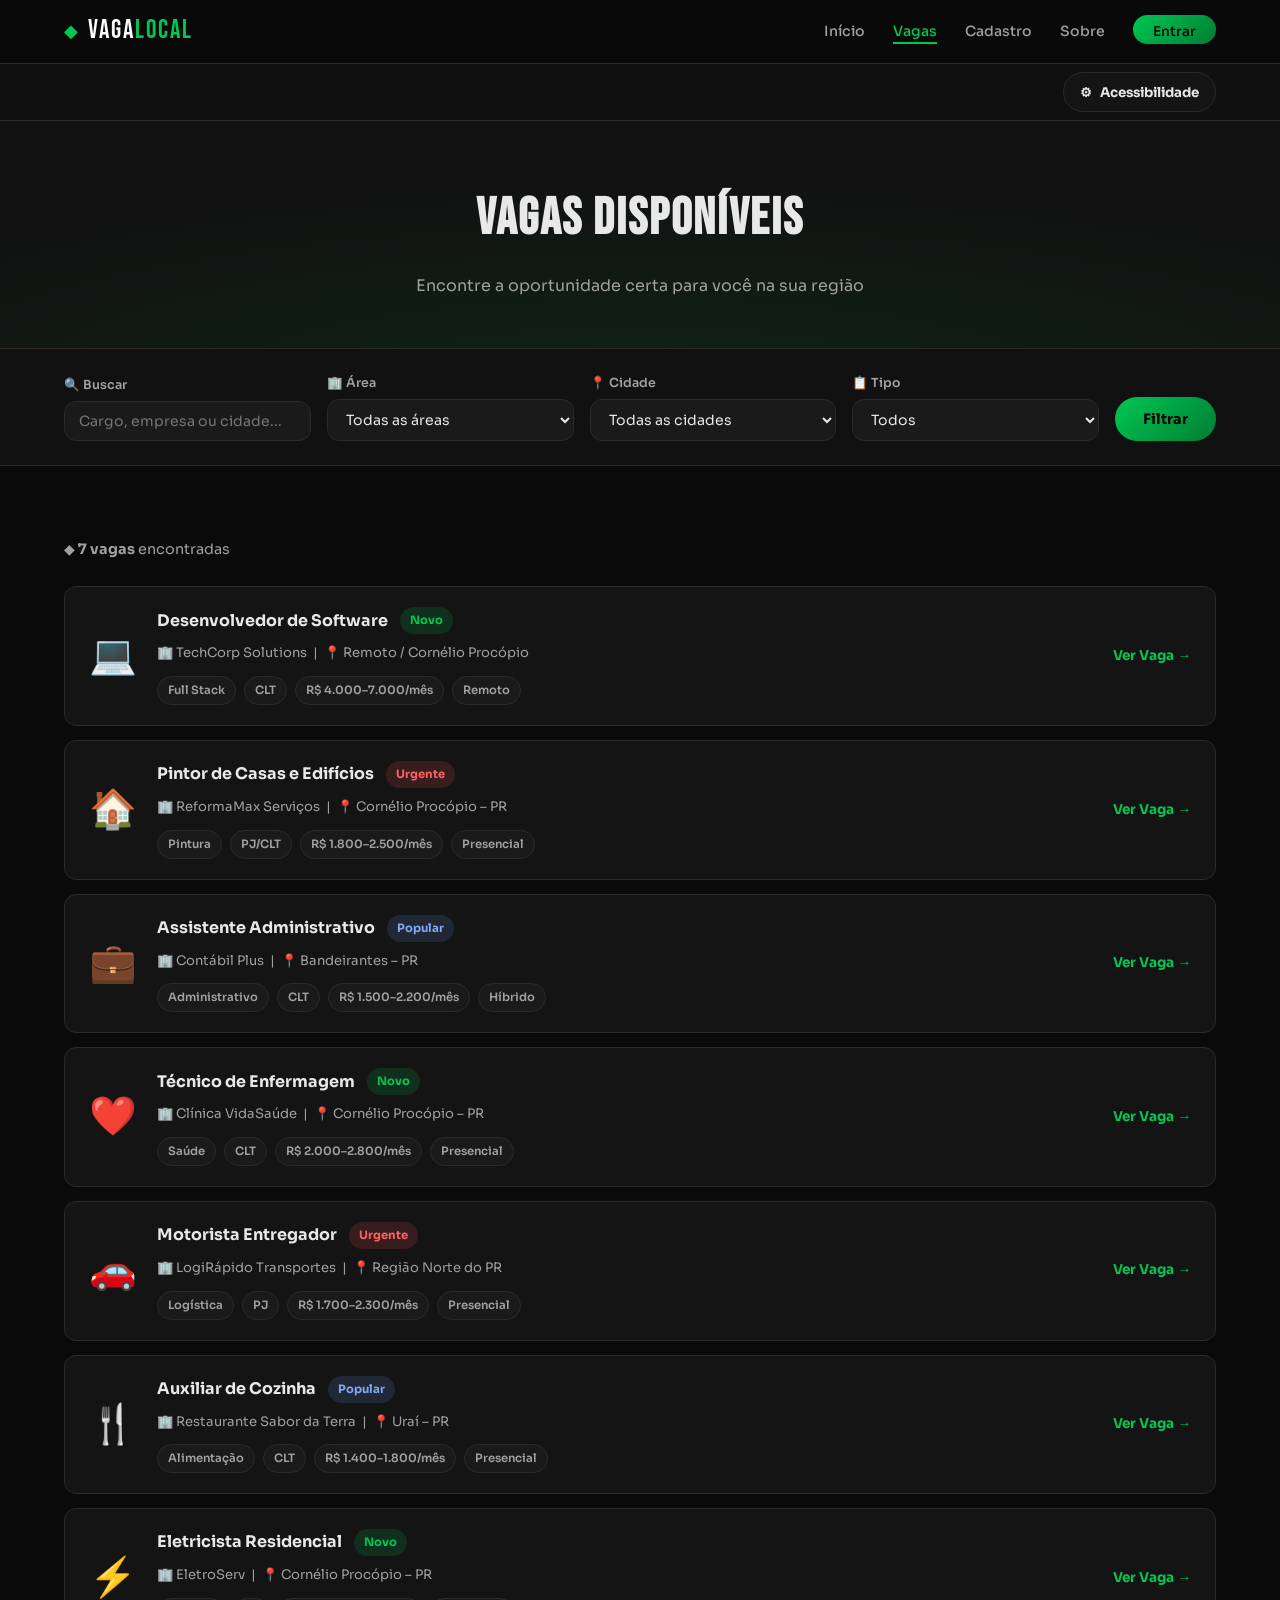
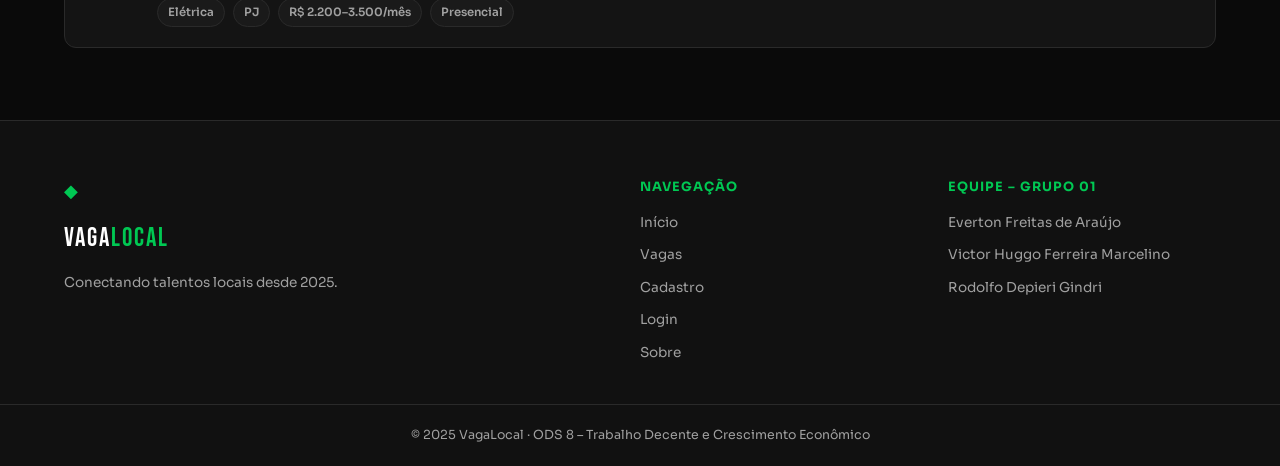
<file: vagas.html>
<!DOCTYPE html>
<html lang="pt-BR">
<head>
  <meta charset="UTF-8"/>
  <meta name="viewport" content="width=device-width, initial-scale=1.0"/>
  <title>Vagas – Vaga Local</title>
  <link rel="stylesheet" href="style.css"/>
  <script src="acessibilidade.js" defer></script>
  <link href="https://fonts.googleapis.com/css2?family=Bebas+Neue&family=Sora:wght@300;400;500;600;700&display=swap" rel="stylesheet"/>
</head>
<body>

<nav class="navbar">
  <div class="nav-brand">
    <span class="nav-icon">&#9670;</span>
    <span class="nav-title">VAGA<span class="green">LOCAL</span></span>
  </div>
  <ul class="nav-links">
    <li><a href="index.html">Início</a></li>
    <li><a href="vagas.html" class="active">Vagas</a></li>
    <li><a href="cadastro.html">Cadastro</a></li>
    <li><a href="sobre.html">Sobre</a></li>
    <li><a href="login.html" class="btn-nav">Entrar</a></li>
  </ul>
</nav>

<div class="page-header">
  <h1>Vagas Disponíveis</h1>
  <p>Encontre a oportunidade certa para você na sua região</p>
</div>

<!-- Filtros -->
<section class="filter-bar">
  <div class="filter-inner">
    <div class="filter-group">
      <label>&#128269; Buscar</label>
      <input type="text" placeholder="Cargo, empresa ou cidade..." class="filter-input"/>
    </div>
    <div class="filter-group">
      <label>&#127970; Área</label>
      <select class="filter-input">
        <option value="">Todas as áreas</option>
        <option>Tecnologia</option>
        <option>Construção</option>
        <option>Administrativo</option>
        <option>Saúde</option>
        <option>Alimentação</option>
        <option>Logística</option>
      </select>
    </div>
    <div class="filter-group">
      <label>&#128205; Cidade</label>
      <select class="filter-input">
        <option value="">Todas as cidades</option>
        <option>Cornélio Procópio</option>
        <option>Bandeirantes</option>
        <option>Uraí</option>
        <option>Leópolis</option>
      </select>
    </div>
    <div class="filter-group">
      <label>&#128203; Tipo</label>
      <select class="filter-input">
        <option value="">Todos</option>
        <option>CLT</option>
        <option>PJ</option>
        <option>Estágio</option>
      </select>
    </div>
    <button class="btn-primary" style="align-self:flex-end;">Filtrar</button>
  </div>
</section>

<!-- Lista de Vagas -->
<section class="section">
  <p class="results-count">&#9670; <strong>7 vagas</strong> encontradas</p>
  <div class="vagas-list">

    <a href="vaga-detalhe.html?id=dev" class="vaga-list-card">
      <div class="vlc-icon">&#128187;</div>
      <div class="vlc-body">
        <div class="vlc-top">
          <h3>Desenvolvedor de Software</h3>
          <span class="vc-badge new">Novo</span>
        </div>
        <p class="vc-empresa">&#127970; TechCorp Solutions &nbsp;|&nbsp; &#128205; Remoto / Cornélio Procópio</p>
        <div class="vc-tags">
          <span>Full Stack</span><span>CLT</span><span>R$ 4.000–7.000/mês</span><span>Remoto</span>
        </div>
      </div>
      <div class="vlc-action">Ver Vaga &#8594;</div>
    </a>

    <a href="vaga-detalhe.html?id=pintor" class="vaga-list-card">
      <div class="vlc-icon">&#127968;</div>
      <div class="vlc-body">
        <div class="vlc-top">
          <h3>Pintor de Casas e Edifícios</h3>
          <span class="vc-badge urgent">Urgente</span>
        </div>
        <p class="vc-empresa">&#127970; ReformaMax Serviços &nbsp;|&nbsp; &#128205; Cornélio Procópio – PR</p>
        <div class="vc-tags">
          <span>Pintura</span><span>PJ/CLT</span><span>R$ 1.800–2.500/mês</span><span>Presencial</span>
        </div>
      </div>
      <div class="vlc-action">Ver Vaga &#8594;</div>
    </a>

    <a href="vaga-detalhe.html?id=admin" class="vaga-list-card">
      <div class="vlc-icon">&#128188;</div>
      <div class="vlc-body">
        <div class="vlc-top">
          <h3>Assistente Administrativo</h3>
          <span class="vc-badge pop">Popular</span>
        </div>
        <p class="vc-empresa">&#127970; Contábil Plus &nbsp;|&nbsp; &#128205; Bandeirantes – PR</p>
        <div class="vc-tags">
          <span>Administrativo</span><span>CLT</span><span>R$ 1.500–2.200/mês</span><span>Híbrido</span>
        </div>
      </div>
      <div class="vlc-action">Ver Vaga &#8594;</div>
    </a>

    <a href="vaga-detalhe.html?id=enfermeiro" class="vaga-list-card">
      <div class="vlc-icon">&#10084;&#65039;</div>
      <div class="vlc-body">
        <div class="vlc-top">
          <h3>Técnico de Enfermagem</h3>
          <span class="vc-badge new">Novo</span>
        </div>
        <p class="vc-empresa">&#127970; Clínica VidaSaúde &nbsp;|&nbsp; &#128205; Cornélio Procópio – PR</p>
        <div class="vc-tags">
          <span>Saúde</span><span>CLT</span><span>R$ 2.000–2.800/mês</span><span>Presencial</span>
        </div>
      </div>
      <div class="vlc-action">Ver Vaga &#8594;</div>
    </a>

    <a href="vaga-detalhe.html?id=motorista" class="vaga-list-card">
      <div class="vlc-icon">&#128663;</div>
      <div class="vlc-body">
        <div class="vlc-top">
          <h3>Motorista Entregador</h3>
          <span class="vc-badge urgent">Urgente</span>
        </div>
        <p class="vc-empresa">&#127970; LogiRápido Transportes &nbsp;|&nbsp; &#128205; Região Norte do PR</p>
        <div class="vc-tags">
          <span>Logística</span><span>PJ</span><span>R$ 1.700–2.300/mês</span><span>Presencial</span>
        </div>
      </div>
      <div class="vlc-action">Ver Vaga &#8594;</div>
    </a>

    <a href="vaga-detalhe.html?id=cozinheiro" class="vaga-list-card">
      <div class="vlc-icon">&#127860;</div>
      <div class="vlc-body">
        <div class="vlc-top">
          <h3>Auxiliar de Cozinha</h3>
          <span class="vc-badge pop">Popular</span>
        </div>
        <p class="vc-empresa">&#127970; Restaurante Sabor da Terra &nbsp;|&nbsp; &#128205; Uraí – PR</p>
        <div class="vc-tags">
          <span>Alimentação</span><span>CLT</span><span>R$ 1.400–1.800/mês</span><span>Presencial</span>
        </div>
      </div>
      <div class="vlc-action">Ver Vaga &#8594;</div>
    </a>

    <a href="vaga-detalhe.html?id=eletricista" class="vaga-list-card">
      <div class="vlc-icon">&#9889;</div>
      <div class="vlc-body">
        <div class="vlc-top">
          <h3>Eletricista Residencial</h3>
          <span class="vc-badge new">Novo</span>
        </div>
        <p class="vc-empresa">&#127970; EletroServ &nbsp;|&nbsp; &#128205; Cornélio Procópio – PR</p>
        <div class="vc-tags">
          <span>Elétrica</span><span>PJ</span><span>R$ 2.200–3.500/mês</span><span>Presencial</span>
        </div>
      </div>
      <div class="vlc-action">Ver Vaga &#8594;</div>
    </a>

  </div>
</section>

<footer class="footer">
  <div class="footer-inner">
    <div class="footer-brand">
      <span class="nav-icon">&#9670;</span>
      <span class="nav-title">VAGA<span class="green">LOCAL</span></span>
      <p>Conectando talentos locais desde 2025.</p>
    </div>
    <div class="footer-links">
      <h4>Navegação</h4>
      <a href="index.html">Início</a>
      <a href="vagas.html">Vagas</a>
      <a href="cadastro.html">Cadastro</a>
      <a href="login.html">Login</a>
      <a href="sobre.html">Sobre</a>
    </div>
    <div class="footer-team">
      <h4>Equipe – Grupo 01</h4>
      <p>Everton Freitas de Araújo</p>
      <p>Victor Huggo Ferreira Marcelino</p>
      <p>Rodolfo Depieri Gindri</p>
    </div>
  </div>
  <div class="footer-bottom">
    <p>&copy; 2025 VagaLocal · ODS 8 – Trabalho Decente e Crescimento Econômico</p>
  </div>
</footer>

</body>
</html>
</file>
<file: style.css>
/* ============================================================
   VAGA LOCAL – style.css
   Tema: Preto & Verde | Grupo 01
   ============================================================ */

/* Google Fonts fallback */
@import url('https://fonts.googleapis.com/css2?family=Bebas+Neue&family=Sora:wght@300;400;500;600;700&display=swap');

/* ── VARIÁVEIS ── */
:root {
  --preto:    #0a0a0a;
  --preto2:   #111111;
  --preto3:   #1a1a1a;
  --preto4:   #222222;
  --preto5:   #2c2c2c;
  --verde:    #00c853;
  --verde2:   #00e676;
  --verde3:   #69f0ae;
  --verde-dk: #007c33;
  --texto:    #e8e8e8;
  --texto2:   #a0a0a0;
  --borda:    #2a2a2a;
  --card-bg:  #141414;
  --radius:   12px;
  --radius-lg:20px;
  --shadow:   0 4px 24px rgba(0,200,83,.12);
  --shadow-lg:0 8px 48px rgba(0,200,83,.18);
  --font-d:   'Bebas Neue', sans-serif;
  --font-b:   'Sora', sans-serif;
  --trans:    .25s ease;
  --foco:      #ffffff;
}

/* ── RESET ── */
*, *::before, *::after { box-sizing: border-box; margin: 0; padding: 0; }
html { scroll-behavior: smooth; }
body {
  background: var(--preto);
  color: var(--texto);
  font-family: var(--font-b);
  font-size: .9375rem;
  line-height: 1.65;
  min-height: 100vh;
}
a { color: inherit; text-decoration: none; }
ul { list-style: none; }
img { max-width: 100%; }
button { cursor: pointer; font-family: var(--font-b); border: none; }
input, select, textarea { font-family: var(--font-b); }

a:focus-visible,
button:focus-visible,
input:focus-visible,
select:focus-visible,
textarea:focus-visible {
  outline: 3px solid var(--foco);
  outline-offset: 3px;
}

/* ── UTILITÁRIOS ── */
.green      { color: var(--verde); }
.green-grad { background: linear-gradient(135deg, var(--verde), var(--verde3)); -webkit-background-clip: text; -webkit-text-fill-color: transparent; background-clip: text; }

/* ── NAVBAR ── */
.navbar {
  position: sticky; top: 0; z-index: 100;
  display: flex; align-items: center; justify-content: space-between;
  padding: 0 5%;
  height: 64px;
  background: rgba(10,10,10,.92);
  backdrop-filter: blur(12px);
  border-bottom: 1px solid var(--borda);
}
.nav-brand {
  display: flex; align-items: center; gap: 10px;
}
.nav-icon {
  color: var(--verde); font-size: 1.1rem;
}
.nav-title {
  font-family: var(--font-d);
  font-size: 1.6rem;
  letter-spacing: 2px;
  color: #fff;
}
.nav-links {
  display: flex; align-items: center; gap: 28px;
}
.nav-links a {
  font-size: .88rem; font-weight: 500; color: var(--texto2);
  transition: color var(--trans);
  position: relative; padding-bottom: 4px;
}
.nav-links a::after {
  content: ""; position: absolute; bottom: 0; left: 0;
  width: 0; height: 2px; background: var(--verde);
  transition: width var(--trans);
}
.nav-links a:hover, .nav-links a.active {
  color: var(--verde);
}
.nav-links a:hover::after, .nav-links a.active::after { width: 100%; }
.btn-nav {
  background: linear-gradient(135deg, var(--verde), var(--verde-dk));
  color: #000 !important;
  padding: 8px 20px;
  border-radius: 50px;
  font-weight: 700;
  font-size: .85rem !important;
  transition: box-shadow var(--trans), transform var(--trans) !important;
}
.btn-nav::after { display: none !important; }
.btn-nav:hover { box-shadow: var(--shadow); transform: translateY(-1px); color: #000 !important; }
.active-nav { background: linear-gradient(135deg, var(--verde2), var(--verde)); }

/* ── BOTÕES ── */
.btn-primary {
  display: inline-flex; align-items: center; gap: 8px;
  background: linear-gradient(135deg, var(--verde), var(--verde-dk));
  color: #000;
  font-weight: 700; font-size: .9rem;
  padding: 13px 28px;
  border-radius: 50px;
  transition: box-shadow var(--trans), transform var(--trans);
  border: none;
  cursor: pointer;
}
.btn-primary:hover {
  box-shadow: var(--shadow-lg); transform: translateY(-2px);
}
.btn-outline {
  display: inline-flex; align-items: center; gap: 8px;
  background: transparent;
  color: var(--verde);
  font-weight: 600; font-size: .9rem;
  padding: 13px 28px;
  border-radius: 50px;
  border: 2px solid var(--verde);
  transition: background var(--trans), color var(--trans);
  cursor: pointer;
}
.btn-outline:hover {
  background: var(--verde); color: #000;
}
.btn-full { width: 100%; justify-content: center; }

/* ── ACESSIBILIDADE ── */
html.a11y-font-sm { font-size: 93.75%; }
html.a11y-font-lg { font-size: 112.5%; }
html.a11y-font-xl { font-size: 125%; }

body.theme-light {
  --preto:    #f7f9f7;
  --preto2:   #ffffff;
  --preto3:   #edf2ee;
  --preto4:   #e0e8e2;
  --preto5:   #ccd8cf;
  --verde:    #006d2c;
  --verde2:   #008f3a;
  --verde3:   #1f9d55;
  --verde-dk: #004d1f;
  --texto:    #111111;
  --texto2:   #333333;
  --borda:    #b7c6bc;
  --card-bg:  #ffffff;
  --shadow:   0 4px 24px rgba(0,77,31,.14);
  --shadow-lg:0 8px 48px rgba(0,77,31,.18);
  --foco:      #003cff;
}

body.theme-contrast {
  --preto:    #000000;
  --preto2:   #000000;
  --preto3:   #101010;
  --preto4:   #1a1a1a;
  --preto5:   #333333;
  --verde:    #ffff00;
  --verde2:   #ffffff;
  --verde3:   #ffff66;
  --verde-dk: #ffff00;
  --texto:    #ffffff;
  --texto2:   #ffffff;
  --borda:    #ffffff;
  --card-bg:  #000000;
  --shadow:   0 0 0 2px #ffff00;
  --shadow-lg:0 0 0 3px #ffff00;
  --foco:      #ffff00;
}

body.theme-light .navbar,
body.theme-light .accessibility-widget {
  background: rgba(255,255,255,.94);
}

body.theme-light .nav-title,
body.theme-light .hero-title,
body.theme-light .page-header h1,
body.theme-light .cta-inner h2 {
  color: var(--texto);
}

body.theme-light .btn-primary,
body.theme-light .btn-nav,
body.theme-light .btn-outline:hover,
body.theme-contrast .btn-primary,
body.theme-contrast .btn-nav,
body.theme-contrast .btn-outline:hover {
  color: #000 !important;
}

body.theme-contrast .green-grad {
  background: none;
  -webkit-text-fill-color: var(--verde);
  color: var(--verde);
}

body.theme-contrast .vc-badge.new,
body.theme-contrast .vc-badge.urgent,
body.theme-contrast .vc-badge.pop {
  background: #000;
  color: #ffff00;
  border: 1px solid #ffff00;
}

body.theme-contrast .hero-bg-grid,
body.theme-contrast .float,
body.theme-contrast .float2,
body.theme-contrast .float3 {
  animation: none;
}

body.a11y-text-spacing p,
body.a11y-text-spacing li,
body.a11y-text-spacing label,
body.a11y-text-spacing .hero-sub,
body.a11y-text-spacing .vc-empresa,
body.a11y-text-spacing .vc-local,
body.a11y-text-spacing .detalhe-section,
body.a11y-text-spacing .func-item,
body.a11y-text-spacing .auth-card,
body.a11y-text-spacing .auth-left {
  line-height: 1.8;
  letter-spacing: .12em;
  word-spacing: .16em;
}

body.a11y-text-spacing p + p {
  margin-top: 2em;
}

body.a11y-readable-width p,
body.a11y-readable-width .hero-sub,
body.a11y-readable-width .detalhe-section p,
body.a11y-readable-width .sm-text p,
body.a11y-readable-width .ods-text p,
body.a11y-readable-width .tec-card p,
body.a11y-readable-width .eq-desc,
body.a11y-readable-width .footer-brand p,
body.a11y-readable-width .auth-left p {
  max-width: 80ch;
}

.accessibility-widget {
  position: sticky;
  top: 64px;
  z-index: 90;
  display: flex;
  justify-content: flex-end;
  padding: 8px 5%;
  background: rgba(17,17,17,.96);
  border-bottom: 1px solid var(--borda);
}

.accessibility-toggle {
  display: inline-flex;
  align-items: center;
  gap: 8px;
  min-height: 40px;
  padding: 9px 16px;
  border-radius: 999px;
  background: var(--card-bg);
  color: var(--texto);
  border: 1px solid var(--borda);
  font-weight: 700;
}

.accessibility-panel {
  position: absolute;
  top: calc(100% + 8px);
  right: 5%;
  width: min(360px, 90vw);
  display: flex;
  flex-direction: column;
  gap: 16px;
  padding: 18px;
  background: var(--card-bg);
  color: var(--texto);
  border: 1px solid var(--borda);
  border-radius: var(--radius);
  box-shadow: var(--shadow-lg);
}

.accessibility-panel[hidden] { display: none; }

.accessibility-group {
  display: flex;
  flex-direction: column;
  gap: 10px;
}

.accessibility-label {
  color: var(--texto2);
  font-size: .78rem;
  font-weight: 700;
  text-transform: uppercase;
}

.accessibility-actions {
  display: flex;
  flex-wrap: wrap;
  gap: 8px;
  align-items: center;
}

.accessibility-actions button,
.accessibility-reset {
  min-height: 40px;
  padding: 9px 12px;
  border-radius: 8px;
  background: var(--preto3);
  color: var(--texto);
  border: 1px solid var(--borda);
  font-weight: 700;
}

.accessibility-actions button[aria-pressed="true"] {
  background: var(--verde);
  color: #000;
  border-color: var(--verde);
}

.accessibility-status {
  min-width: 56px;
  text-align: center;
  color: var(--verde);
  font-weight: 800;
}

.accessibility-reset {
  width: 100%;
  background: transparent;
  color: var(--verde);
  border-color: var(--verde);
}

/* ── HERO ── */
.hero {
  min-height: 88vh;
  display: flex; align-items: center;
  padding: 80px 5% 60px;
  gap: 60px;
  position: relative;
  overflow: hidden;
  background:
    radial-gradient(ellipse 80% 60% at 70% 50%, rgba(0,200,83,.07) 0%, transparent 70%),
    radial-gradient(ellipse 60% 40% at 10% 80%, rgba(0,200,83,.05) 0%, transparent 60%),
    var(--preto);
}
.hero-bg-grid {
  position: absolute; inset: 0;
  background-image:
    linear-gradient(rgba(0,200,83,.06) 1px, transparent 1px),
    linear-gradient(90deg, rgba(0,200,83,.06) 1px, transparent 1px);
  background-size: 48px 48px;
  pointer-events: none;
}
.hero-content { flex: 1; max-width: 600px; z-index: 1; }
.hero-badge {
  display: inline-block;
  background: rgba(0,200,83,.12);
  border: 1px solid rgba(0,200,83,.3);
  color: var(--verde);
  font-size: .8rem; font-weight: 600;
  padding: 6px 16px; border-radius: 50px;
  margin-bottom: 24px;
  animation: fadeDown .6s ease both;
}
.hero-title {
  font-family: var(--font-d);
  font-size: clamp(2.8rem, 6vw, 5rem);
  line-height: 1.02;
  letter-spacing: 2px;
  margin-bottom: 20px;
  animation: fadeDown .7s ease .1s both;
}
.hero-sub {
  font-size: 1.05rem; color: var(--texto2); line-height: 1.7;
  max-width: 480px; margin-bottom: 36px;
  animation: fadeDown .7s ease .2s both;
}
.hero-btns {
  display: flex; gap: 16px; flex-wrap: wrap;
  margin-bottom: 48px;
  animation: fadeDown .7s ease .3s both;
}
.hero-stats {
  display: flex; align-items: center; gap: 24px;
  animation: fadeDown .7s ease .4s both;
}
.stat { display: flex; flex-direction: column; }
.stat-n { font-family: var(--font-d); font-size: 2rem; color: var(--verde); line-height: 1; }
.stat-l { font-size: .78rem; color: var(--texto2); }
.stat-div { width: 1px; height: 36px; background: var(--borda); }

.hero-visual {
  flex: 1; max-width: 400px;
  display: flex; flex-direction: column; gap: 16px; z-index: 1;
}
.hero-card {
  background: var(--card-bg);
  border: 1px solid var(--borda);
  border-radius: var(--radius-lg);
  padding: 18px 22px;
  display: flex; align-items: center; gap: 16px;
  box-shadow: var(--shadow);
  transition: transform var(--trans);
}
.hero-card:hover { transform: translateY(-4px); box-shadow: var(--shadow-lg); }
.hc-icon { font-size: 2rem; }
.hc-info { flex: 1; display: flex; flex-direction: column; }
.hc-info strong { font-size: .95rem; font-weight: 600; }
.hc-info span { font-size: .78rem; color: var(--texto2); }
.hc-tag {
  background: rgba(0,200,83,.15);
  color: var(--verde);
  font-size: .72rem; font-weight: 700;
  padding: 4px 10px; border-radius: 50px;
}

@keyframes float  { 0%,100%{transform:translateY(0)} 50%{transform:translateY(-10px)} }
@keyframes float2 { 0%,100%{transform:translateY(0)} 50%{transform:translateY(-14px)} }
@keyframes float3 { 0%,100%{transform:translateY(0)} 50%{transform:translateY(-8px)} }
.float  { animation: float  3.5s ease-in-out infinite; }
.float2 { animation: float2 4s   ease-in-out infinite .5s; }
.float3 { animation: float3 4.5s ease-in-out infinite 1s; }

/* ── SECTIONS ── */
.section {
  padding: 72px 5%;
  max-width: 1280px;
  margin: 0 auto;
}
.section-title {
  font-family: var(--font-d);
  font-size: clamp(1.8rem, 3.5vw, 2.8rem);
  letter-spacing: 1px;
  margin-bottom: 40px;
  text-align: center;
}
.section-header {
  display: flex; align-items: center; justify-content: space-between;
  margin-bottom: 40px;
}
.section-header .section-title { margin-bottom: 0; }
.link-all { color: var(--verde); font-size: .88rem; font-weight: 600; transition: gap var(--trans); }
.link-all:hover { text-decoration: underline; }
.results-count { color: var(--texto2); margin-bottom: 24px; font-size: .9rem; }

/* ── CATEGORIAS ── */
.cat-grid {
  display: grid; grid-template-columns: repeat(auto-fill, minmax(150px, 1fr)); gap: 16px;
}
.cat-card {
  background: var(--card-bg);
  border: 1px solid var(--borda);
  border-radius: var(--radius-lg);
  padding: 24px 16px;
  display: flex; flex-direction: column; align-items: center; gap: 12px;
  font-weight: 600; font-size: .88rem;
  transition: border-color var(--trans), transform var(--trans), box-shadow var(--trans);
  cursor: pointer;
}
.cat-card:hover {
  border-color: var(--verde);
  transform: translateY(-4px);
  box-shadow: var(--shadow);
  color: var(--verde);
}
.cat-icon { font-size: 2rem; }

/* ── VAGAS GRID ── */
.vagas-grid {
  display: grid;
  grid-template-columns: repeat(auto-fill, minmax(300px, 1fr));
  gap: 20px;
}
.vaga-card {
  background: var(--card-bg);
  border: 1px solid var(--borda);
  border-radius: var(--radius-lg);
  padding: 24px;
  display: flex; flex-direction: column; gap: 12px;
  transition: border-color var(--trans), transform var(--trans), box-shadow var(--trans);
  cursor: pointer;
}
.vaga-card:hover {
  border-color: var(--verde);
  transform: translateY(-4px);
  box-shadow: var(--shadow);
}
.vc-top { display: flex; align-items: flex-start; justify-content: space-between; }
.vc-icon { font-size: 2.2rem; }
.vc-badge {
  font-size: .72rem; font-weight: 700;
  padding: 4px 10px; border-radius: 50px;
  white-space: nowrap;
}
.vc-badge.new     { background: rgba(0,200,83,.15);   color: var(--verde); }
.vc-badge.urgent  { background: rgba(255,80,80,.15);  color: #ff6060; }
.vc-badge.pop     { background: rgba(100,149,237,.15);color: #80a8f0; }
.vaga-card h3 { font-size: 1.05rem; font-weight: 700; }
.vc-empresa, .vc-local { font-size: .82rem; color: var(--texto2); }
.vc-tags {
  display: flex; flex-wrap: wrap; gap: 8px; margin-top: 4px;
}
.vc-tags span {
  background: var(--preto3);
  border: 1px solid var(--borda);
  font-size: .72rem; font-weight: 600;
  padding: 4px 10px; border-radius: 50px;
  color: var(--texto2);
}
.vaga-card-more {
  justify-content: center; align-items: center;
  border: 2px dashed var(--borda);
  color: var(--texto2);
  font-weight: 600; gap: 8px;
}
.vaga-card-more:hover { border-color: var(--verde); color: var(--verde); }
.more-icon { font-size: 2rem; }

/* ── VAGAS LIST ── */
.vagas-list { display: flex; flex-direction: column; gap: 14px; }
.vaga-list-card {
  background: var(--card-bg);
  border: 1px solid var(--borda);
  border-radius: var(--radius);
  padding: 20px 24px;
  display: flex; align-items: center; gap: 20px;
  transition: border-color var(--trans), transform var(--trans), box-shadow var(--trans);
  cursor: pointer;
}
.vaga-list-card:hover {
  border-color: var(--verde);
  transform: translateX(4px);
  box-shadow: var(--shadow);
}
.vlc-icon { font-size: 2.4rem; min-width: 48px; text-align: center; }
.vlc-body { flex: 1; display: flex; flex-direction: column; gap: 8px; }
.vlc-top { display: flex; align-items: center; gap: 12px; }
.vlc-top h3 { font-size: 1rem; font-weight: 700; }
.vlc-action {
  color: var(--verde); font-weight: 700; font-size: .85rem;
  white-space: nowrap;
}

/* ── CTA SECTION ── */
.cta-section {
  background: linear-gradient(135deg, rgba(0,200,83,.12) 0%, rgba(0,200,83,.04) 100%);
  border-top: 1px solid rgba(0,200,83,.2);
  border-bottom: 1px solid rgba(0,200,83,.2);
  padding: 72px 5%;
}
.cta-inner {
  max-width: 600px; margin: 0 auto; text-align: center;
}
.cta-inner h2 {
  font-family: var(--font-d);
  font-size: clamp(1.8rem, 3vw, 2.6rem);
  letter-spacing: 1px;
  margin-bottom: 12px;
}
.cta-inner p { color: var(--texto2); margin-bottom: 32px; }

/* ── FILTER BAR ── */
.filter-bar {
  background: var(--preto2);
  border-bottom: 1px solid var(--borda);
  padding: 24px 5%;
}
.filter-inner {
  max-width: 1280px; margin: 0 auto;
  display: flex; flex-wrap: wrap; gap: 16px; align-items: flex-end;
}
.filter-group {
  display: flex; flex-direction: column; gap: 6px; flex: 1; min-width: 160px;
}
.filter-group label { font-size: .78rem; font-weight: 600; color: var(--texto2); }
.filter-input {
  background: var(--preto3);
  border: 1px solid var(--borda);
  color: var(--texto);
  padding: 10px 14px;
  border-radius: var(--radius);
  font-size: .88rem;
  transition: border-color var(--trans);
  outline: none;
  width: 100%;
}
.filter-input:focus { border-color: var(--verde); }
.filter-input option { background: var(--preto3); }

/* ── PAGE HEADER ── */
.page-header {
  background:
    radial-gradient(ellipse 80% 100% at 50% 120%, rgba(0,200,83,.1), transparent),
    var(--preto2);
  border-bottom: 1px solid var(--borda);
  padding: 56px 5% 48px;
  text-align: center;
}
.page-header h1 {
  font-family: var(--font-d);
  font-size: clamp(2rem, 4vw, 3.5rem);
  letter-spacing: 2px;
  margin-bottom: 12px;
}
.page-header p { color: var(--texto2); font-size: 1rem; }

/* ── BREADCRUMB ── */
.breadcrumb {
  padding: 16px 5%;
  font-size: .82rem; color: var(--texto2);
  border-bottom: 1px solid var(--borda);
  background: var(--preto2);
}
.breadcrumb a { color: var(--verde); }
.breadcrumb a:hover { text-decoration: underline; }

/* ── DETALHE LAYOUT ── */
.detalhe-layout {
  max-width: 1280px; margin: 0 auto;
  padding: 48px 5%;
  display: grid;
  grid-template-columns: 1fr 320px;
  gap: 32px;
}
.detalhe-main { display: flex; flex-direction: column; gap: 32px; }
.detalhe-hero {
  background: var(--card-bg);
  border: 1px solid var(--borda);
  border-radius: var(--radius-lg);
  padding: 32px;
  display: flex; gap: 24px; align-items: flex-start;
  position: relative;
}
.dh-icon { font-size: 3.5rem; }
.dh-info { flex: 1; }
.dh-info h1 { font-size: clamp(1.3rem, 2.5vw, 2rem); font-weight: 700; margin-bottom: 8px; }
.d-empresa, .d-local { font-size: .88rem; color: var(--texto2); margin-bottom: 4px; }
.detalhe-hero .vc-badge {
  position: absolute; top: 24px; right: 24px;
  font-size: .8rem; padding: 6px 14px;
}

.detalhe-section {
  background: var(--card-bg);
  border: 1px solid var(--borda);
  border-radius: var(--radius-lg);
  padding: 28px 32px;
}
.detalhe-section h2 {
  font-size: 1.1rem; font-weight: 700;
  margin-bottom: 16px; color: var(--verde);
}
.detalhe-section p { color: var(--texto2); line-height: 1.75; }
.req-list { display: flex; flex-direction: column; gap: 10px; }
.req-list li { color: var(--texto2); font-size: .9rem; padding-left: 4px; }
.ben-grid { display: flex; flex-wrap: wrap; gap: 10px; }
.ben-item {
  background: rgba(0,200,83,.08);
  border: 1px solid rgba(0,200,83,.2);
  color: var(--verde);
  padding: 8px 16px; border-radius: 50px;
  font-size: .82rem; font-weight: 600;
}
.btn-candidatar {
  font-size: 1rem; padding: 16px 32px; border-radius: var(--radius);
}

.detalhe-aside { display: flex; flex-direction: column; gap: 20px; }
.aside-card {
  background: var(--card-bg);
  border: 1px solid var(--borda);
  border-radius: var(--radius-lg);
  padding: 24px;
}
.aside-card h3 {
  font-size: .95rem; font-weight: 700;
  color: var(--verde); margin-bottom: 16px;
}
.resumo-item {
  display: flex; justify-content: space-between; align-items: center;
  padding: 10px 0;
  border-bottom: 1px solid var(--borda);
  font-size: .85rem;
}
.resumo-item:last-child { border-bottom: none; }
.resumo-item span { color: var(--texto2); }
.resumo-item strong { font-weight: 600; }
.outras-vagas { display: flex; flex-direction: column; gap: 10px; }
.outra-vaga-link {
  display: flex; align-items: center; gap: 10px;
  padding: 10px 12px;
  border-radius: var(--radius);
  border: 1px solid var(--borda);
  font-size: .83rem; font-weight: 500;
  transition: border-color var(--trans), background var(--trans);
}
.outra-vaga-link:hover { border-color: var(--verde); background: rgba(0,200,83,.05); }
.outra-vaga-link span:first-child { font-size: 1.3rem; }

/* ── TROCAR VAGA ── */
.trocar-vaga-section {
  background: var(--preto2);
  border-top: 1px solid var(--borda);
  max-width: 100%;
  padding: 56px 5%;
}
.trocar-grid {
  max-width: 1280px; margin: 0 auto;
  display: grid;
  grid-template-columns: repeat(auto-fill, minmax(200px, 1fr));
  gap: 14px;
}
.trocar-card {
  background: var(--card-bg);
  border: 1px solid var(--borda);
  border-radius: var(--radius);
  padding: 18px 16px;
  display: flex; flex-direction: column; align-items: center; gap: 8px; text-align: center;
  transition: border-color var(--trans), transform var(--trans);
  cursor: pointer;
}
.trocar-card:hover, .trocar-active {
  border-color: var(--verde);
  background: rgba(0,200,83,.06);
}
.trocar-active { box-shadow: 0 0 0 2px var(--verde); }
.trocar-icon { font-size: 2rem; }
.trocar-titulo { font-size: .85rem; font-weight: 700; }
.trocar-empresa { font-size: .75rem; color: var(--texto2); }

/* ── AUTH PAGES ── */
.auth-page { background: var(--preto); }
.auth-container {
  min-height: calc(100vh - 64px);
  display: grid; grid-template-columns: 1fr 1fr;
}
.auth-left {
  background:
    radial-gradient(ellipse 80% 60% at 30% 50%, rgba(0,200,83,.12), transparent),
    var(--preto2);
  border-right: 1px solid var(--borda);
  display: flex; align-items: center; justify-content: center;
  padding: 60px 48px;
}
.auth-left-content { max-width: 420px; }
.auth-logo { display: flex; align-items: center; gap: 10px; margin-bottom: 32px; }
.big-icon { font-size: 1.8rem !important; }
.big-title { font-size: 2.2rem !important; }
.auth-left h2 {
  font-family: var(--font-d);
  font-size: 2rem; letter-spacing: 1px;
  margin-bottom: 16px;
}
.auth-left p { color: var(--texto2); line-height: 1.7; margin-bottom: 28px; }
.auth-features { display: flex; flex-direction: column; gap: 10px; }
.af-item { font-size: .88rem; color: var(--verde); font-weight: 500; }
.auth-ods {
  display: inline-flex; align-items: center; gap: 8px;
  margin-top: 24px;
  background: rgba(0,200,83,.1);
  border: 1px solid rgba(0,200,83,.25);
  padding: 8px 16px; border-radius: 50px;
  font-size: .8rem; color: var(--verde);
}

.auth-right {
  display: flex; align-items: center; justify-content: center;
  padding: 60px 48px;
}
.auth-card {
  width: 100%; max-width: 420px;
  background: var(--card-bg);
  border: 1px solid var(--borda);
  border-radius: var(--radius-lg);
  padding: 40px;
  display: flex; flex-direction: column; gap: 20px;
}
.auth-card-wide { max-width: 560px; }
.auth-title { font-size: 1.5rem; font-weight: 700; }
.auth-sub { font-size: .85rem; color: var(--texto2); margin-top: -12px; }
.auth-sub a { color: var(--verde); font-weight: 600; }
.auth-sub a:hover { text-decoration: underline; }

.form-group { display: flex; flex-direction: column; gap: 7px; }
.form-group label { font-size: .82rem; font-weight: 600; color: var(--texto2); }
.form-input {
  background: var(--preto3);
  border: 1px solid var(--borda);
  color: var(--texto);
  padding: 12px 16px;
  border-radius: var(--radius);
  font-size: .9rem;
  transition: border-color var(--trans);
  outline: none;
  width: 100%;
}
.form-input:focus { border-color: var(--verde); }
.form-input::placeholder { color: var(--preto5); }
.form-input option { background: var(--preto3); color: var(--texto); }
.req { color: #ff6060; }
.input-wrap { position: relative; }
.input-wrap .form-input { padding-right: 44px; }
.eye-btn {
  position: absolute; right: 12px; top: 50%;
  transform: translateY(-50%);
  background: none; color: var(--texto2);
  font-size: 1rem; border: none; padding: 0;
  transition: color var(--trans);
}
.eye-btn:hover { color: var(--verde); }
.form-row {
  display: grid; grid-template-columns: 1fr 1fr; gap: 16px;
}
.checkbox-label {
  display: flex; align-items: center; gap: 8px;
  font-size: .83rem; color: var(--texto2); cursor: pointer;
}
.checkbox-label input { accent-color: var(--verde); width: 15px; height: 15px; }
.checkbox-label a { color: var(--verde); }
.form-options {
  display: flex; justify-content: space-between; align-items: center;
}
.link-esqueci { font-size: .83rem; color: var(--verde); }
.link-esqueci:hover { text-decoration: underline; }

.auth-divider {
  text-align: center; position: relative;
  color: var(--texto2); font-size: .8rem;
}
.auth-divider::before, .auth-divider::after {
  content: ""; position: absolute; top: 50%;
  width: 42%; height: 1px; background: var(--borda);
}
.auth-divider::before { left: 0; }
.auth-divider::after  { right: 0; }

.login-msg, .modal-msg {
  padding: 12px 16px; border-radius: var(--radius);
  font-size: .85rem; font-weight: 500;
}
.msg-success { background: rgba(0,200,83,.15); color: var(--verde); border: 1px solid rgba(0,200,83,.3); }
.msg-error   { background: rgba(255,80,80,.1);  color: #ff6060; border: 1px solid rgba(255,80,80,.2); }

/* ── MODAL ── */
.modal-overlay {
  position: fixed; inset: 0; z-index: 500;
  background: rgba(0,0,0,.75);
  backdrop-filter: blur(8px);
  display: flex; align-items: center; justify-content: center;
  padding: 24px;
}
.modal-card {
  background: var(--card-bg);
  border: 1px solid var(--borda);
  border-radius: var(--radius-lg);
  padding: 40px;
  max-width: 440px; width: 100%;
  position: relative;
  display: flex; flex-direction: column; gap: 16px;
  animation: fadeDown .3s ease;
}
.modal-close {
  position: absolute; top: 16px; right: 16px;
  background: var(--preto3); color: var(--texto2);
  border: 1px solid var(--borda);
  border-radius: 50%; width: 32px; height: 32px;
  font-size: .9rem;
  transition: color var(--trans);
}
.modal-close:hover { color: var(--verde); border-color: var(--verde); }
.modal-icon { font-size: 2.8rem; text-align: center; }
.modal-card h2 { font-size: 1.3rem; font-weight: 700; text-align: center; }
.modal-card p { color: var(--texto2); font-size: .88rem; text-align: center; }

/* ── SOBRE ── */
.sobre-missao {
  display: grid; grid-template-columns: 1.2fr 1fr; gap: 48px; align-items: center;
}
.sm-text { display: flex; flex-direction: column; gap: 16px; }
.sm-text p { color: var(--texto2); line-height: 1.75; }
.sm-stats { display: flex; gap: 32px; margin-top: 8px; }
.sm-stat { display: flex; flex-direction: column; gap: 4px; }
.sm-visual { display: flex; justify-content: center; }
.sm-card {
  background: linear-gradient(135deg, rgba(0,200,83,.12), rgba(0,200,83,.03));
  border: 1px solid rgba(0,200,83,.25);
  border-radius: var(--radius-lg);
  padding: 48px 40px;
  display: flex; flex-direction: column; align-items: center; gap: 16px;
  text-align: center;
}
.sm-big-icon { font-size: 4rem; color: var(--verde); }
.sm-brand {
  font-family: var(--font-d); font-size: 2.4rem; letter-spacing: 2px;
}
.sm-slogan { color: var(--texto2); font-size: .88rem; }

.ods-section { background: var(--preto2); max-width: 100%; padding: 72px 5%; border-top: 1px solid var(--borda); }
.ods-card {
  max-width: 1280px; margin: 0 auto;
  background: var(--card-bg);
  border: 1px solid rgba(0,200,83,.25);
  border-radius: var(--radius-lg);
  padding: 40px;
  display: flex; gap: 32px; align-items: center;
}
.ods-icon {
  background: linear-gradient(135deg, var(--verde), var(--verde-dk));
  color: #000;
  font-family: var(--font-d);
  font-size: 3rem;
  width: 80px; height: 80px; border-radius: 16px;
  display: flex; align-items: center; justify-content: center;
  flex-shrink: 0;
}
.ods-text h3 { font-size: 1.15rem; font-weight: 700; margin-bottom: 12px; }
.ods-text p  { color: var(--texto2); margin-bottom: 16px; line-height: 1.7; }
.ods-list { display: flex; flex-direction: column; gap: 7px; }
.ods-list li { font-size: .88rem; color: var(--verde); }

.tec-grid {
  display: grid; grid-template-columns: repeat(auto-fill, minmax(220px, 1fr)); gap: 20px;
}
.tec-card {
  background: var(--card-bg); border: 1px solid var(--borda);
  border-radius: var(--radius-lg); padding: 28px 24px;
  transition: border-color var(--trans), transform var(--trans);
}
.tec-card:hover { border-color: var(--verde); transform: translateY(-4px); }
.tec-icon { font-size: 2.2rem; display: block; margin-bottom: 14px; }
.tec-card h3 { font-weight: 700; margin-bottom: 8px; }
.tec-card p  { color: var(--texto2); font-size: .85rem; line-height: 1.6; }

.equipe-grid {
  display: grid; grid-template-columns: repeat(auto-fill, minmax(260px, 1fr)); gap: 24px;
}
.equipe-card {
  background: var(--card-bg); border: 1px solid var(--borda);
  border-radius: var(--radius-lg); padding: 32px 24px;
  text-align: center;
  transition: border-color var(--trans), transform var(--trans);
}
.equipe-card:hover { border-color: var(--verde); transform: translateY(-4px); box-shadow: var(--shadow); }
.eq-avatar {
  width: 72px; height: 72px;
  background: linear-gradient(135deg, var(--verde), var(--verde-dk));
  border-radius: 50%; margin: 0 auto 16px;
  display: flex; align-items: center; justify-content: center;
  font-family: var(--font-d); font-size: 1.4rem; color: #000;
}
.equipe-card h3 { font-size: .95rem; font-weight: 700; margin-bottom: 6px; }
.eq-role { color: var(--verde); font-size: .82rem; font-weight: 600; margin-bottom: 10px; }
.eq-desc { color: var(--texto2); font-size: .82rem; line-height: 1.6; }

.func-grid {
  display: grid; grid-template-columns: repeat(auto-fill, minmax(280px, 1fr)); gap: 14px;
}
.func-item {
  background: var(--card-bg); border: 1px solid var(--borda);
  border-radius: var(--radius);
  padding: 16px 20px;
  display: flex; align-items: center; gap: 14px;
  font-size: .88rem; font-weight: 500;
}
.func-item span:first-child { font-size: 1.5rem; }

/* ── FOOTER ── */
.footer {
  background: var(--preto2);
  border-top: 1px solid var(--borda);
  padding-top: 56px;
}
.footer-inner {
  max-width: 1280px; margin: 0 auto;
  padding: 0 5% 40px;
  display: grid; grid-template-columns: 2fr 1fr 1fr; gap: 40px;
}
.footer-brand { display: flex; flex-direction: column; gap: 12px; }
.footer-brand p { color: var(--texto2); font-size: .85rem; max-width: 280px; }
.footer-links, .footer-team { display: flex; flex-direction: column; gap: 10px; }
.footer-links h4, .footer-team h4 {
  font-size: .8rem; text-transform: uppercase; letter-spacing: 1px;
  color: var(--verde); margin-bottom: 4px;
}
.footer-links a {
  color: var(--texto2); font-size: .85rem;
  transition: color var(--trans);
}
.footer-links a:hover { color: var(--verde); }
.footer-team p { color: var(--texto2); font-size: .85rem; }
.footer-bottom {
  border-top: 1px solid var(--borda);
  padding: 20px 5%;
  text-align: center;
  font-size: .78rem; color: var(--texto2);
}

/* ── ANIMATIONS ── */
@keyframes fadeDown {
  from { opacity: 0; transform: translateY(-16px); }
  to   { opacity: 1; transform: translateY(0); }
}

/* ── SCROLLBAR ── */
::-webkit-scrollbar { width: 6px; }
::-webkit-scrollbar-track { background: var(--preto); }
::-webkit-scrollbar-thumb { background: var(--verde-dk); border-radius: 3px; }
::-webkit-scrollbar-thumb:hover { background: var(--verde); }

/* ── RESPONSIVO ── */
@media (max-width: 900px) {
  .hero { flex-direction: column; min-height: auto; padding-top: 56px; }
  .hero-visual { max-width: 100%; }
  .detalhe-layout { grid-template-columns: 1fr; }
  .detalhe-aside { order: -1; }
  .auth-container { grid-template-columns: 1fr; }
  .auth-left { display: none; }
  .footer-inner { grid-template-columns: 1fr 1fr; }
  .sobre-missao { grid-template-columns: 1fr; }
  .sm-visual { display: none; }
  .ods-card { flex-direction: column; }
  .form-row { grid-template-columns: 1fr; }
}
@media (max-width: 600px) {
  .nav-links { display: none; }
  .footer-inner { grid-template-columns: 1fr; }
  .hero-btns { flex-direction: column; }
  .hero-stats { flex-wrap: wrap; }
  .section { padding: 48px 5%; }
}
</file>
